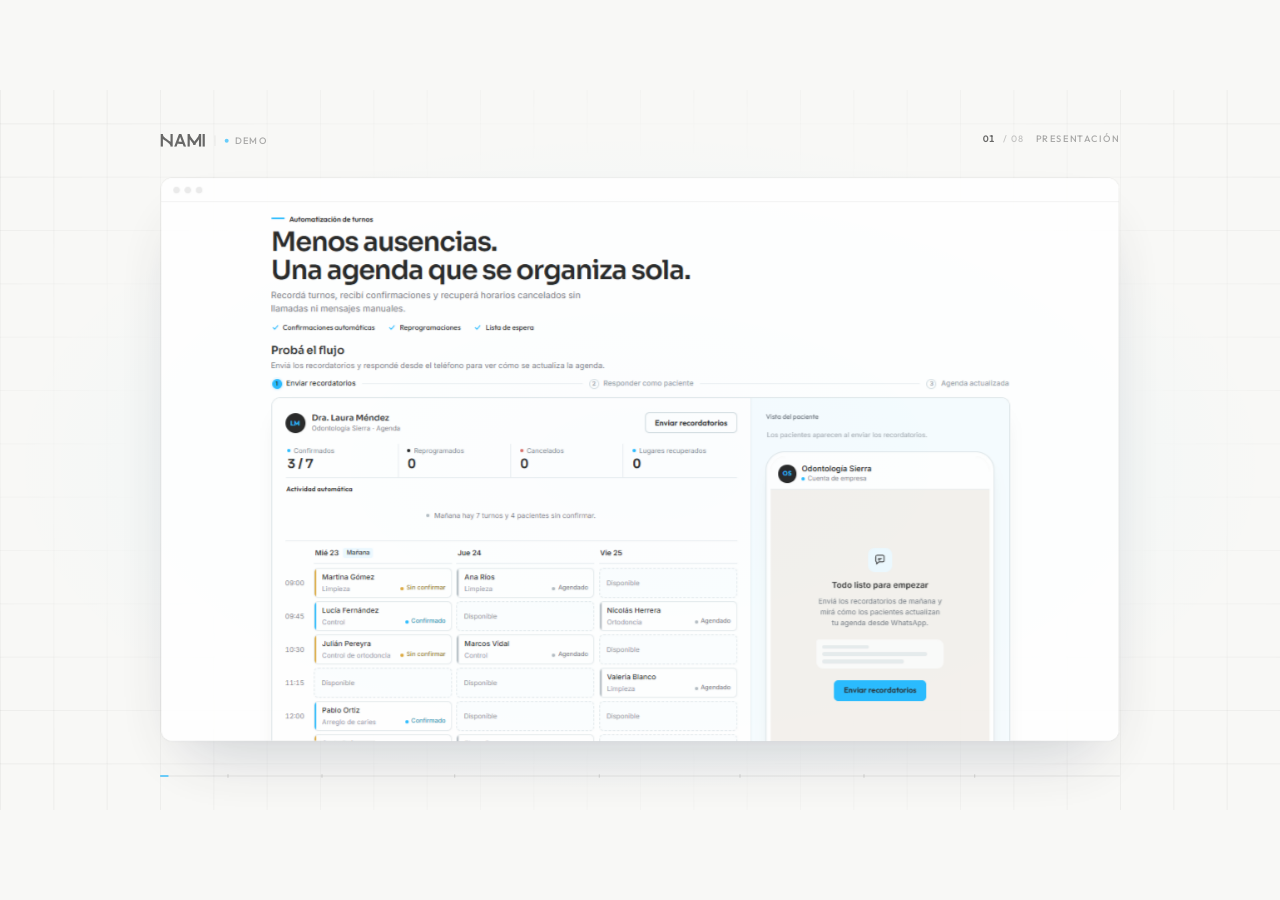
<file: demo-turnos/showcase/index.html>
<!doctype html>
<html lang="es">
<head>
<meta charset="utf-8">
<meta name="viewport" content="width=device-width, initial-scale=1">
<title>NAMI · Showcase turnos por WhatsApp</title>
<link rel="preconnect" href="https://fonts.googleapis.com">
<link rel="preconnect" href="https://fonts.gstatic.com" crossorigin>
<link href="https://fonts.googleapis.com/css2?family=Inter:wght@400;500;600&family=Outfit:wght@400;500;600&family=Sora:wght@500;600;700&display=swap" rel="stylesheet">
<style>
  :root{ --cyan:#00AFFF; --ink:#000; --bg:#F8F8F6; }
  *{ box-sizing:border-box; margin:0; padding:0 }
  html,body{ width:100%; height:100%; background:var(--bg); overflow:hidden }

  /* Stage fijo 1920×1080 que escala al navegador */
  #stage{ position:absolute; left:50%; top:50%; width:1920px; height:1080px;
    transform-origin:50% 50%; background:var(--bg); overflow:hidden;
    font-family:Inter, system-ui, sans-serif; color:var(--ink) }

  /* Fondo: blanco roto + grilla muy tenue en los bordes + glow cyan mínimo */
  .bg-grid{ position:absolute; inset:0;
    background-image:linear-gradient(rgba(0,0,0,.045) 1px,transparent 1px),
                     linear-gradient(90deg,rgba(0,0,0,.045) 1px,transparent 1px);
    background-size:80px 80px; background-position:0 50px;
    -webkit-mask-image:radial-gradient(ellipse 62% 64% at 50% 50%,transparent 62%,#000 100%);
            mask-image:radial-gradient(ellipse 62% 64% at 50% 50%,transparent 62%,#000 100%) }
  .bg-glow{ position:absolute; left:50%; top:52%; width:1900px; height:1000px; transform:translate(-50%,-50%);
    background:radial-gradient(closest-side,rgba(0,175,255,.07),rgba(0,175,255,0)) }

  /* Chrome superior */
  .chrome{ position:absolute; top:66px; display:flex; align-items:center; gap:14px; opacity:0 }
  #chrome-l{ left:240px }
  #chrome-r{ right:240px; gap:12px }
  .wm svg{ height:19px; width:auto; display:block; fill:#000 }
  .sep{ width:1px; height:16px; background:rgba(0,0,0,.18) }
  .lbl{ font:500 14px/1 Outfit, sans-serif; letter-spacing:.14em; text-transform:uppercase; color:#707070 }
  .lbl b{ display:inline-block; width:6px; height:6px; border-radius:50%; background:var(--cyan); margin-right:9px; vertical-align:2px }
  #scn{ display:flex; align-items:baseline; gap:12px; transition:opacity .45s ease, transform .45s ease }
  #scn.swap{ opacity:0; transform:translateY(4px); transition:none }
  #scn .n{ font:600 14px/1 Outfit, sans-serif; letter-spacing:.08em; color:#000; font-variant-numeric:tabular-nums }
  #scn .o{ font:500 14px/1 Outfit, sans-serif; letter-spacing:.08em; color:#A0A0A0 }
  #scn .nm{ font:500 14px/1 Outfit, sans-serif; letter-spacing:.14em; text-transform:uppercase; color:#707070; margin-left:6px }

  /* Marco del producto: ventana muy sutil */
  #frame{ position:absolute; left:240px; top:128px; width:1440px; height:846px; border-radius:16px;
    background:#fff; overflow:hidden; opacity:0; will-change:transform,opacity,filter;
    box-shadow:0 0 0 1px rgba(0,0,0,.065), 0 2px 4px rgba(0,0,0,.03), 0 44px 96px -34px rgba(0,30,60,.24) }
  .bar{ height:36px; border-bottom:1px solid rgba(0,0,0,.06); display:flex; align-items:center; gap:7px; padding-left:18px; background:#fff }
  .bar i{ width:10px; height:10px; border-radius:50%; background:#E7E7E7 }
  #view{ position:absolute; left:0; top:36px; width:1440px; height:810px; overflow:hidden; background:#fff }
  .layer{ position:absolute; left:0; top:0; transform-origin:0 0; will-change:transform,opacity; visibility:hidden }
  .layer img{ display:block; width:100%; height:100%; user-select:none }
  .patch{ position:absolute; background-repeat:no-repeat }

  /* Overlays de foco (en coordenadas del frame) */
  #ov{ position:absolute; inset:0; pointer-events:none; overflow:hidden }
  .hl{ position:absolute; left:0; top:0; border-radius:10px; opacity:0; transform-origin:0 0; will-change:transform,opacity }
  .hl.focus{ border:2px solid var(--cyan); box-shadow:0 0 0 5px rgba(0,175,255,.14) }
  .hl.soft{ border:1.5px solid rgba(0,175,255,.55); background:rgba(0,175,255,.045) }
  .hl.muted{ border:1.5px dashed rgba(0,0,0,.32) }
  .hl.gap{ border:2px dashed var(--cyan); background:rgba(0,175,255,.05) }
  .hl.dim.focus{ box-shadow:0 0 0 5px rgba(0,175,255,.14), 0 0 0 4000px rgba(10,14,18,.10) }
  .hl.dim.gap{ box-shadow:0 0 0 4000px rgba(10,14,18,.10) }
  .hl .chk{ position:absolute; right:-14px; top:-14px; width:30px; height:30px; border-radius:50%;
    background:var(--cyan); display:grid; place-items:center; transform:scale(0); opacity:0;
    box-shadow:0 6px 16px -4px rgba(0,175,255,.55) }
  .hl .chk svg{ width:15px; height:15px }

  /* Cursor */
  #cursor{ position:absolute; left:0; top:0; width:26px; height:26px; opacity:0; transform-origin:3px 2px; will-change:transform,opacity;
    filter:drop-shadow(0 3px 6px rgba(0,0,0,.22)) }
  #ripple{ position:absolute; left:0; top:0; width:64px; height:64px; margin:-32px 0 0 -32px; border-radius:50%;
    border:2px solid rgba(0,175,255,.5); background:rgba(0,175,255,.12); opacity:0 }

  /* Captions */
  .cap{ position:absolute; opacity:0; will-change:transform,opacity }
  .cap.bl{ left:168px; bottom:118px }
  .cap.br{ right:168px; bottom:118px }
  .cap .card{ background:#000; color:#fff; border-radius:16px; padding:26px 34px 28px;
    box-shadow:0 30px 64px -26px rgba(0,0,0,.45) }
  .cap .ln{ width:28px; height:3px; border-radius:2px; background:var(--cyan); margin-bottom:16px }
  .cap .t{ font:600 40px/1.1 Sora, sans-serif; letter-spacing:-.025em; white-space:nowrap }
  .cap .t em{ font-style:normal; color:var(--cyan) }
  .cap .s{ font:400 20px/1.4 Inter, sans-serif; color:rgba(255,255,255,.62); margin-top:10px; white-space:nowrap }
  .cap.kicker .card{ background:#fff; color:#000; border-radius:999px; padding:15px 24px 15px 20px;
    display:flex; align-items:center; gap:12px;
    box-shadow:0 0 0 1px rgba(0,0,0,.08), 0 18px 40px -20px rgba(0,0,0,.28) }
  .cap.kicker .dot{ width:8px; height:8px; border-radius:50%; background:var(--cyan) }
  .cap.kicker .t{ font:500 21px/1 Outfit, sans-serif; letter-spacing:.01em }

  /* Progreso */
  #prog{ position:absolute; left:240px; right:240px; bottom:50px; height:2px; background:rgba(0,0,0,.07); border-radius:2px; opacity:0 }
  #prog b{ position:absolute; left:0; top:0; bottom:0; width:0; background:var(--cyan); border-radius:2px }
  #prog i{ position:absolute; top:-2px; width:2px; height:6px; margin-left:-1px; border-radius:1px; background:rgba(0,0,0,.14) }

  /* Cierre */
  #end{ position:absolute; inset:0; display:grid; place-items:center; opacity:0; pointer-events:none }
  #end .in{ display:flex; flex-direction:column; align-items:center }
  #end .wm svg{ height:78px }
  #end .ln{ width:56px; height:3px; border-radius:2px; background:var(--cyan); margin:38px 0 26px }
  #end .tag{ font:500 22px/1 Outfit, sans-serif; letter-spacing:.04em; color:#5E5E5E }
</style>
</head>
<body>
<div id="stage">
  <div class="bg-glow"></div>
  <div class="bg-grid"></div>

  <div class="chrome" id="chrome-l">
    <span class="wm"><svg aria-label="NAMI" role="img" xmlns="http://www.w3.org/2000/svg" viewBox="0 0 3120 868"><g transform="translate(0 666) scale(1 -1)"><path transform="translate(0 0)" d="M50 666l151 0c0,-42.6669 7.0012,-80.3339 20.9996,-112.999 14.0004,-32.6669 35.3339,-64.6681 64.0004,-96.0016 24.6661,-26.6653 54.0004,-52.8329 88.0008,-78.4986 34.0004,-25.6677 76.6653,-55.4998 127.999,-89.5002 3.33467,-2.0012 8.0008,-5 14.0004,-9.0004 94.6661,-62.6669 162.667,-113.667 204,-153.001l0 539 151 0 0 -866 -151 0c0,40 -6.83327,75.3339 -20.4998,106 -13.6665,30.6677 -34.8341,60.9996 -63.5006,90.9996 -16.6653,18.0008 -37.9988,37.1671 -64.0004,57.501 -25.9996,20.3339 -48.9984,37.499 -68.9984,51.4994 -20,14.0004 -48.0008,33.0008 -84.0004,57.0012 -34.0004,21.9992 -59.8341,38.9984 -77.501,50.9996 -17.6669,11.9992 -40.3319,28.8325 -67.9988,50.4998 -27.6669,21.6673 -51.8333,42.499 -72.501,62.499l0 -526.999 -151 0 0 866z"/><path transform="translate(920.0 0)" d="M380 666l161.999 0 329 -867.999 -161.999 0 -70.9996 187.999c-14.6681,-1.9992 -30,-3.33267 -46.0016,-4.0004 -15.9996,-0.665734 -30,-1.16553 -41.9992,-1.4994 -11.9992,-0.333866 -26.9992,0 -45,0.9996 -18.0008,1.0016 -31.3335,1.83327 -40,2.501 -8.66653,0.665734 -22.8329,2.16713 -42.501,4.5002 -19.6661,2.33307 -32.499,4.0004 -38.4986,5 -5.9996,0.9996 -20,3.16673 -42.0012,6.4994 -21.9992,3.33267 -35,5 -38.9984,5 -4.0004,0.665734 -8.0008,1.33347 -12.0012,1.9992l-79.0004 -208.998 -161.999 0 330 867.999zm201.999 -532.999l-121 320 -115 -301.002c38.6665,-5.9996 67.1671,-10.1659 85.4998,-12.499 18.3347,-2.33307 42.0012,-4.33427 70.9996,-5.9996 29.0004,-1.66733 55.5018,-1.83327 79.5002,-0.4998z"/><path transform="translate(1840.0 0)" d="M50 666l151 0c0,-48.6665 15.3339,-100.166 45.9996,-154.5 30.6677,-54.3323 75,-117.833 133.001,-190.5 5.33387,-6.66533 16.4994,-20.4998 33.5006,-41.4994 16.9992,-20.9996 29.6661,-36.8333 37.9988,-47.501 8.33467,-10.6657 18.8345,-24.5002 31.5014,-41.4994 12.6649,-16.9992 23.6665,-32.8329 32.9988,-47.499 9.33427,14.6661 20.1679,30.4998 32.501,47.499 12.3331,16.9992 22.8329,30.8337 31.4994,41.4994 8.66653,10.6677 21.3335,26.5014 38.0008,47.501 16.6653,20.9996 27.9988,34.8341 33.9984,41.4994 57.3351,72.6669 101.333,136.168 132.001,190.5 30.6657,54.3343 45.9996,105.834 45.9996,154.5l151 0 0 -866 -151 0 0 504c-13.3327,-17.3331 -33.3327,-43.0008 -60,-77.0012 -58.6665,-73.3327 -103.167,-134.5 -133.501,-183.499 -30.3319,-49.0004 -45.4998,-91.1675 -45.4998,-126.501l-151 0c0,35.3339 -15.1659,77.501 -45.4998,126.501 -30.3339,48.9984 -74.5002,110.166 -132.501,183.499 -27.3331,34.0004 -47.6649,59.6681 -60.9996,77.0012l0 -504 -151 0 0 866z"/><path transform="translate(2870.0 0)" d="M50 666l151 0 0 -866 -151 0 0 866z"/></g></svg></span><span class="sep"></span>
    <span class="lbl"><b></b>Demo</span>
  </div>
  <div class="chrome" id="chrome-r">
    <div id="scn"><span class="n">01</span><span class="o">/ 08</span><span class="nm">Presentación</span></div>
  </div>

  <div id="frame">
    <div class="bar"><i></i><i></i><i></i></div>
    <div id="view">
      <div id="ov">
        <div id="ripple"></div>
        <svg id="cursor" viewBox="0 0 26 26" aria-hidden="true">
          <path d="M3 2.2 L3 20.6 L8.1 15.9 L11.4 23.2 L14.6 21.8 L11.4 14.7 L18.4 14.7 Z" fill="#000" stroke="#fff" stroke-width="1.6" stroke-linejoin="round"/>
        </svg>
      </div>
    </div>
  </div>

  <div id="caps"></div>
  <div id="prog"><b></b></div>

  <div id="end"><div class="in">
    <span class="wm"><svg aria-label="NAMI" role="img" xmlns="http://www.w3.org/2000/svg" viewBox="0 0 3120 868"><g transform="translate(0 666) scale(1 -1)"><path transform="translate(0 0)" d="M50 666l151 0c0,-42.6669 7.0012,-80.3339 20.9996,-112.999 14.0004,-32.6669 35.3339,-64.6681 64.0004,-96.0016 24.6661,-26.6653 54.0004,-52.8329 88.0008,-78.4986 34.0004,-25.6677 76.6653,-55.4998 127.999,-89.5002 3.33467,-2.0012 8.0008,-5 14.0004,-9.0004 94.6661,-62.6669 162.667,-113.667 204,-153.001l0 539 151 0 0 -866 -151 0c0,40 -6.83327,75.3339 -20.4998,106 -13.6665,30.6677 -34.8341,60.9996 -63.5006,90.9996 -16.6653,18.0008 -37.9988,37.1671 -64.0004,57.501 -25.9996,20.3339 -48.9984,37.499 -68.9984,51.4994 -20,14.0004 -48.0008,33.0008 -84.0004,57.0012 -34.0004,21.9992 -59.8341,38.9984 -77.501,50.9996 -17.6669,11.9992 -40.3319,28.8325 -67.9988,50.4998 -27.6669,21.6673 -51.8333,42.499 -72.501,62.499l0 -526.999 -151 0 0 866z"/><path transform="translate(920.0 0)" d="M380 666l161.999 0 329 -867.999 -161.999 0 -70.9996 187.999c-14.6681,-1.9992 -30,-3.33267 -46.0016,-4.0004 -15.9996,-0.665734 -30,-1.16553 -41.9992,-1.4994 -11.9992,-0.333866 -26.9992,0 -45,0.9996 -18.0008,1.0016 -31.3335,1.83327 -40,2.501 -8.66653,0.665734 -22.8329,2.16713 -42.501,4.5002 -19.6661,2.33307 -32.499,4.0004 -38.4986,5 -5.9996,0.9996 -20,3.16673 -42.0012,6.4994 -21.9992,3.33267 -35,5 -38.9984,5 -4.0004,0.665734 -8.0008,1.33347 -12.0012,1.9992l-79.0004 -208.998 -161.999 0 330 867.999zm201.999 -532.999l-121 320 -115 -301.002c38.6665,-5.9996 67.1671,-10.1659 85.4998,-12.499 18.3347,-2.33307 42.0012,-4.33427 70.9996,-5.9996 29.0004,-1.66733 55.5018,-1.83327 79.5002,-0.4998z"/><path transform="translate(1840.0 0)" d="M50 666l151 0c0,-48.6665 15.3339,-100.166 45.9996,-154.5 30.6677,-54.3323 75,-117.833 133.001,-190.5 5.33387,-6.66533 16.4994,-20.4998 33.5006,-41.4994 16.9992,-20.9996 29.6661,-36.8333 37.9988,-47.501 8.33467,-10.6657 18.8345,-24.5002 31.5014,-41.4994 12.6649,-16.9992 23.6665,-32.8329 32.9988,-47.499 9.33427,14.6661 20.1679,30.4998 32.501,47.499 12.3331,16.9992 22.8329,30.8337 31.4994,41.4994 8.66653,10.6677 21.3335,26.5014 38.0008,47.501 16.6653,20.9996 27.9988,34.8341 33.9984,41.4994 57.3351,72.6669 101.333,136.168 132.001,190.5 30.6657,54.3343 45.9996,105.834 45.9996,154.5l151 0 0 -866 -151 0 0 504c-13.3327,-17.3331 -33.3327,-43.0008 -60,-77.0012 -58.6665,-73.3327 -103.167,-134.5 -133.501,-183.499 -30.3319,-49.0004 -45.4998,-91.1675 -45.4998,-126.501l-151 0c0,35.3339 -15.1659,77.501 -45.4998,126.501 -30.3339,48.9984 -74.5002,110.166 -132.501,183.499 -27.3331,34.0004 -47.6649,59.6681 -60.9996,77.0012l0 -504 -151 0 0 866z"/><path transform="translate(2870.0 0)" d="M50 666l151 0 0 -866 -151 0 0 866z"/></g></svg></span>
    <span class="ln"></span>
    <span class="tag">Automatización de turnos por WhatsApp</span>
  </div></div>
</div>

<script>
/* ════════════════════════════════════════════════════════════════
   CONFIG
   ════════════════════════════════════════════════════════════════ */
const LOOP = false;          // true → reinicia al terminar
const START_DELAY = 0.8;     // segundos antes de arrancar
const LOOP_GAP = 1.2;        // pausa sobre el cierre antes de reiniciar (si LOOP)
const FW = 1440, FH = 810;   // viewport del producto dentro del marco

// ?embed → la maneja la web (play/pause por postMessage), loop activado y cuadro fijo antes de arrancar
const EMBED = new URLSearchParams(location.search).has('embed');
const POSTER_T = 37.5;       // cuadro que se ve en pausa antes del primer play (Horario recuperado)

/* Capturas. Coordenadas en px CSS de cada captura.
   ui  = factor para que la UI se vea al mismo tamaño en todas (las capturas tienen distinto zoom).
   dpr = 2 si las reemplazás por capturas retina con el mismo encuadre (las coordenadas no cambian). */
const IMAGES = {
  inicio:         { src:'assets/01-inicio.png',         ui:1.36,  dpr:1 },
  recordatorios:  { src:'assets/02-recordatorios.png',  ui:0.896, dpr:1 },
  confirmacion:   { src:'assets/03-confirmacion.png',   ui:1,     dpr:1 },
  reprogramacion: { src:'assets/04-reprogramacion.png', ui:1,     dpr:1 },
  cancelacion:    { src:'assets/05-cancelacion.png',    ui:1,     dpr:1 },
  espera:         { src:'assets/06-lista-espera.png',   ui:1,     dpr:1 },
  resultado:      { src:'assets/07-resultado.png',      ui:1.125, dpr:1 },
};

/* ════════════════════════════════════════════════════════════════
   TIMELINE — todos los tiempos en segundos, relativos al inicio de cada escena.
   dur         duración de la escena.
   shots       capturas en pantalla. cam = [t, x, y, zoom, 'free'?]  (x,y = punto de la captura que va al centro).
               cont:true → continúa la toma anterior sin corte. fade = crossfade de entrada.
   highlights  rect [x,y,w,h] sobre la captura, t [desde, hasta]. style: focus | soft | muted | gap. dim oscurece el resto.
   cursor      path [t,x,y] sobre una captura + clicks [t].
   captions    texto comercial. pos: bl | br.
   ════════════════════════════════════════════════════════════════ */
const scenes = [
  { id:'intro', name:'Presentación', dur:3.2,
    shots:[{ img:'inicio', fade:0, cam:[[0,573,360,0.92],[3.2,573,360,0.94]] }],
    captions:[{ t:[0.9,3.4], style:'kicker', pos:'bl', title:'Automatización de turnos por WhatsApp' }],
  },

  { id:'recordatorios', name:'Recordatorios', dur:4.4,
    shots:[
      { img:'inicio', cont:true, cam:[[1.1,420,330,1.0]] },
      { img:'recordatorios', at:2.2, fade:0.7, cam:[[2.2,670,496,1.2],[3.5,737,600,1.08],[4.4,737,600,1.1]] },
    ],
    highlights:[
      { img:'inicio', rect:[124,203,410,40], t:[0.7,1.7], style:'soft' },
      { img:'inicio', rect:[579,289,111,25], t:[1.5,2.4] },
      { img:'recordatorios', rect:[680,441,201,38], t:[2.9,4.4], style:'soft' },
      { img:'recordatorios', rect:[65,594,325,18], t:[3.2,4.4], style:'soft', pad:4 },
    ],
    cursor:{ img:'inicio', path:[[1.0,820,430],[1.9,634,302]], clicks:[2.0] },
    captions:[{ t:[2.5,4.6], pos:'bl', title:'Recordatorios automáticos', sub:'Sin escribir paciente por paciente.' }],
  },

  { id:'confirmacion', name:'Confirmación', dur:6.2,
    shots:[
      { img:'recordatorios', cont:true, cam:[[1.1,1100,700,1.25]] },
      { img:'confirmacion', at:2.0, fade:0.6, cam:[
        [2.0,771,251,1.25,'free'],[2.3,771,251,1.25,'free'],[3.1,800,330,1.25,'free'],[3.4,800,330,1.25,'free'],
        [4.4,640,390,1.12],[6.2,640,395,1.13]] },
    ],
    highlights:[
      { img:'recordatorios', rect:[952,794,100,31], t:[1.1,2.1] },
      { img:'confirmacion', rect:[876,490,100,26], t:[2.7,3.8], style:'soft' },
      { img:'confirmacion', rect:[1128,525,88,40], t:[2.7,3.8] },
      { img:'confirmacion', rect:[127,425,223,47], t:[4.4,6.2] },
      { img:'confirmacion', rect:[80,226,110,46], t:[4.9,6.2], style:'soft' },
    ],
    cursor:{ img:'recordatorios', path:[[0.9,890,660],[1.7,1002,810]], clicks:[1.8] },
    captions:[{ t:[2.4,6.0], pos:'bl', title:'Confirman con un toque' }],
  },

  { id:'reprogramacion', name:'Reprogramación', dur:6.8,
    shots:[
      { img:'confirmacion', cont:true, cam:[[0.9,1000,300,1.2]] },
      { img:'reprogramacion', at:1.5, fade:0.6, cam:[
        [1.5,891,343,1.2],[1.9,891,343,1.2],[2.8,1100,520,1.25],[4.1,1100,520,1.25],
        [5.2,560,560,1.25],[6.8,560,562,1.26]] },
    ],
    highlights:[
      { img:'confirmacion', rect:[953,196,88,27], t:[0.7,1.6] },
      { img:'reprogramacion', rect:[1140,473,148,40], t:[2.8,3.6] },
      { img:'reprogramacion', rect:[961,588,160,24], t:[3.4,4.3], style:'soft' },
      { img:'reprogramacion', rect:[1163,622,125,40], t:[3.4,4.3] },
      { img:'reprogramacion', rect:[211,539,223,48], t:[5.1,6.8], style:'muted' },
      { img:'reprogramacion', rect:[442,485,224,48], t:[5.5,6.8] },
    ],
    cursor:{ img:'confirmacion', path:[[0.3,1060,340],[1.1,997,209]], clicks:[1.2] },
    captions:[{ t:[2.6,6.7], pos:'bl', title:'Reprograman sin llamadas', sub:'Sin ida y vuelta de mensajes.' }],
  },

  { id:'cancelacion', name:'Cancelación', dur:6.6,
    shots:[
      { img:'reprogramacion', cont:true, cam:[[0.9,1000,330,1.2]] },
      { img:'cancelacion', at:1.5, fade:0.6, cam:[
        [1.5,822,338,1.2,'free'],[1.9,822,338,1.2,'free'],[2.8,1030,560,1.22],[3.9,1030,560,1.22],
        [4.9,560,575,1.25],[6.6,560,577,1.26]] },
    ],
    highlights:[
      { img:'reprogramacion', rect:[1126,202,86,27], t:[0.7,1.6] },
      { img:'cancelacion', rect:[1140,473,72,40], t:[2.8,3.6] },
      { img:'cancelacion', rect:[882,589,92,24], t:[3.3,4.1], style:'soft' },
      { img:'cancelacion', rect:[1076,622,134,40], t:[3.3,4.1] },
      { img:'cancelacion', rect:[133,701,224,48], t:[4.9,6.6], style:'gap', dim:true },
    ],
    cursor:{ img:'reprogramacion', path:[[0.3,1080,340],[1.1,1168,215]], clicks:[1.2] },
    captions:[{ t:[5.0,6.6], pos:'br', title:'¿Se libera un horario?' }],
  },

  { id:'espera', name:'Lista de espera', dur:5.8,
    shots:[
      { img:'cancelacion', cont:true, cam:[[1.0,600,380,1.25]] },
      { img:'espera', at:1.0, fade:0.7, cam:[[1.0,579,329,1.25],[3.4,579,329,1.26],[4.4,1000,360,1.2],[5.8,1000,362,1.21]] },
    ],
    highlights:[
      { img:'espera', rect:[62,327,352,18], t:[2.1,3.6], pad:3 },
      { img:'espera', rect:[1144,194,70,27], t:[4.3,5.8], style:'soft' },
      { img:'espera', rect:[860,334,286,130], t:[4.5,5.8] },
    ],
    captions:[{ t:[2.1,5.7], pos:'bl', title:'NAMI activa la lista de espera', sub:'Sin intervención manual.' }],
  },

  { id:'recuperado', name:'Turno recuperado', dur:5.2,
    shots:[
      { img:'espera', cont:true, cam:[[2.0,1000,362,1.21],[3.0,500,560,1.25],[5.2,500,562,1.26]] },
    ],
    highlights:[
      { img:'espera', rect:[1115,503,86,42], t:[0.5,1.9] },
      { img:'espera', rect:[111,692,225,48], t:[2.9,5.2], dim:true, check:3.8 },
    ],
    captions:[{ t:[3.5,5.4], pos:'br', title:'Horario recuperado <em>✓</em>', sub:'La agenda no pierde ese turno.' }],
  },

  { id:'cta', name:'Resultado', dur:6.8,
    shots:[
      { img:'resultado', fade:0.8, cam:[[0,648,407,0.9],[1.0,648,407,0.9],[2.1,648,160,1.15],[2.9,648,160,1.16],[3.8,820,165,1.3],[4.8,820,165,1.31]] },
    ],
    highlights:[
      { img:'resultado', rect:[133,118,262,40], t:[2.0,3.1], style:'soft' },
      { img:'resultado', rect:[755,110,190,40], t:[2.2,3.1], style:'soft' },
      { img:'resultado', rect:[757,156,166,32], t:[3.6,4.9], pulse:true },
    ],
    outro:4.7,   // desde acá: fade del producto y cierre de marca
  },
];

/* Parches sobre las capturas: muestran el estado ANTERIOR (recortado de otra captura real)
   o tapan una línea que todavía no ocurrió, y se desvanecen en `reveal` → el cambio sucede en su lugar. */
const CHAT = 'rgb(242,239,234)';
const patches = [
  // 03 · Martina: Sin confirmar → Confirmado, 3/7 → 4/7, actividad, banner
  { on:'confirmacion', rect:[127,425,223,47], from:'recordatorios', src:[118,721,250,54], reveal:['confirmacion',4.7], fade:0.8 },
  { on:'confirmacion', rect:[80,242,52,28],   from:'recordatorios', src:[65,517,58,31],   reveal:['confirmacion',4.9] },
  { on:'confirmacion', rect:[78,330,250,18],  color:'#fff', reveal:['confirmacion',5.1] },
  { on:'confirmacion', rect:[50,0,1215,142],  color:'#fff', reveal:['confirmacion',5.4] },
  // 04 · Julián: 10:30 → Disponible, Jue 24 09:45 → Julián Reprogramado
  { on:'reprogramacion', rect:[211,539,223,48], from:'confirmacion', src:[127,532,223,48], reveal:['reprogramacion',5.3], fade:0.7 },
  { on:'reprogramacion', rect:[442,485,224,48], from:'confirmacion', src:[358,478,224,48], reveal:['reprogramacion',5.7], fade:0.7 },
  { on:'reprogramacion', rect:[164,248,52,28],  from:'confirmacion', src:[80,242,52,28],   reveal:['reprogramacion',5.6] },
  { on:'reprogramacion', rect:[360,248,22,28],  from:'confirmacion', src:[276,242,22,28],  reveal:['reprogramacion',5.6] },
  { on:'reprogramacion', rect:[160,356,290,18], color:'#fff', reveal:['reprogramacion',5.5] },
  { on:'reprogramacion', rect:[510,88,320,24],  color:'#fff', reveal:['reprogramacion',5.9] },
  // 05 · Carla: Carla Ruiz → Disponible (lento, a propósito)
  { on:'cancelacion', rect:[133,701,224,48], from:'reprogramacion', src:[211,701,223,48], reveal:['cancelacion',5.2], fade:1.0 },
  { on:'cancelacion', rect:[86,248,52,28],   from:'reprogramacion', src:[164,246,52,28],  reveal:['cancelacion',5.4] },
  { on:'cancelacion', rect:[464,248,22,28],  from:'reprogramacion', src:[542,246,22,28],  reveal:['cancelacion',5.4] },
  { on:'cancelacion', rect:[84,357,215,18],  color:'#fff', reveal:['cancelacion',5.5] },
  { on:'cancelacion', rect:[84,103,270,20],  color:'#fff', reveal:['cancelacion',5.6] },
  // 06/07 · Sofía: NAMI ofrece → Sofía acepta → 16:00 recuperado
  { on:'espera', rect:[42,0,1200,137],   from:'cancelacion', src:[63,7,1200,137] },
  { on:'espera', rect:[62,326,352,20],   color:'#fff', reveal:['espera',1.7], fade:0.6 },
  { on:'espera', rect:[62,347,378,20],   color:'#fff', reveal:['recuperado',1.6], fade:0.6 },
  { on:'espera', rect:[1108,497,100,54], color:CHAT, reveal:['recuperado',0.35], fade:0.4 },
  { on:'espera', rect:[856,466,122,32],  color:CHAT, reveal:['recuperado',0.8], fade:0.4 },
  { on:'espera', rect:[855,549,296,70],  color:CHAT, reveal:['recuperado',1.4], fade:0.5 },
  { on:'espera', rect:[66,240,52,28],    from:'cancelacion', src:[86,248,52,28],  reveal:['recuperado',3.2] },
  { on:'espera', rect:[626,239,22,28],   from:'cancelacion', src:[646,248,22,28], reveal:['recuperado',3.2] },
  { on:'espera', rect:[111,692,225,48],  from:'cancelacion', src:[133,701,224,48], reveal:['recuperado',3.0], fade:0.9 },
];

/* ════════════════════════════════════════════════════════════════
   MOTOR — render(t) es una función pura del tiempo: pausa, saltos y grabación son exactos.
   ════════════════════════════════════════════════════════════════ */
const ease = {
  io:  u => u < .5 ? 4*u*u*u : 1 - Math.pow(-2*u + 2, 3) / 2,
  out: u => 1 - Math.pow(1 - u, 3),
};
const clamp = (v, a, b) => Math.max(a, Math.min(b, v));
const c01 = v => clamp(v, 0, 1);
const lerp = (a, b, u) => a + (b - a) * u;
function ramp(t, t0, t1, fin = .35, fout = .35) {
  if (t < t0 || t > t1) return 0;
  return Math.min(ease.out(c01((t - t0) / fin)), ease.io(c01((t1 - t) / fout)));
}

const $ = id => document.getElementById(id);
const stage = $('stage'), frame = $('frame'), view = $('view'), ov = $('ov');
const cursorEl = $('cursor'), rippleEl = $('ripple'), endEl = $('end'), progEl = $('prog'), scnEl = $('scn');

const SHOTS = [], HLS = [], CAPS = [], CURSORS = [];
let TOTAL = 0, OUTRO = Infinity;

function kf(img, t, x, y, z, free) {
  const I = IMAGES[img], s = z * I.ui;
  let ox = FW / 2 - x * s, oy = FH / 2 - y * s;
  if (!free) {
    const dw = I.w * s, dh = I.h * s;
    ox = dw >= FW ? clamp(ox, FW - dw, 0) : (FW - dw) / 2;
    oy = dh >= FH ? clamp(oy, FH - dh, 0) : (FH - dh) / 2;
  }
  return { t, ox, oy, s };
}

function compile() {
  let T = 0;
  scenes.forEach(sc => {
    sc.start = T;
    sc.shots.forEach(sh => {
      const g = { img: sh.img, start: T + (sh.at || 0), fade: sh.cont ? 0 : (sh.fade ?? 0.7), kfs: [] };
      if (sh.cont) { const p = SHOTS[SHOTS.length - 1]; g.kfs.push({ ...p.kfs[p.kfs.length - 1], t: g.start }); }
      sh.cam.forEach(k => g.kfs.push(kf(sh.img, T + k[0], k[1], k[2], k[3], k[4] === 'free')));
      SHOTS.push(g);
    });
    (sc.highlights || []).forEach(h => HLS.push({ ...h, t0: T + h.t[0], t1: T + h.t[1], chkAt: h.check != null ? T + h.check : null }));
    (sc.captions || []).forEach(c => CAPS.push({ ...c, t0: T + c.t[0], t1: T + c.t[1] }));
    if (sc.cursor) CURSORS.push({
      img: sc.cursor.img,
      path: sc.cursor.path.map(p => [T + p[0], p[1], p[2]]),
      clicks: sc.cursor.clicks.map(c => T + c),
    });
    if (sc.outro != null) OUTRO = T + sc.outro;
    T += sc.dur;
  });
  TOTAL = T;
  const at = ref => scenes.find(s => s.id === ref[0]).start + ref[1];
  patches.forEach(p => { p.rt = p.reveal ? at(p.reveal) : Infinity; p.fd = p.fade ?? 0.5; p.els = []; });
}

function build() {
  SHOTS.forEach(sh => {
    const I = IMAGES[sh.img];
    const el = document.createElement('div');
    el.className = 'layer';
    el.style.width = I.w + 'px'; el.style.height = I.h + 'px';
    const im = document.createElement('img'); im.src = I.src; im.alt = ''; el.appendChild(im);
    patches.filter(p => p.on === sh.img).forEach(p => {
      const d = document.createElement('div'); d.className = 'patch';
      const [x, y, w, h] = p.rect;
      Object.assign(d.style, { left: x + 'px', top: y + 'px', width: w + 'px', height: h + 'px' });
      if (p.color) d.style.background = p.color;
      else {
        const F = IMAGES[p.from], [sx, sy, sw, sh2] = p.src, kx = w / sw, ky = h / sh2;
        d.style.backgroundImage = `url(${F.src})`;
        d.style.backgroundSize = `${F.w * kx}px ${F.h * ky}px`;
        d.style.backgroundPosition = `${-sx * kx}px ${-sy * ky}px`;
      }
      el.appendChild(d); p.els.push(d);
    });
    view.insertBefore(el, ov);
    sh.el = el;
  });
  HLS.forEach(h => {
    const d = document.createElement('div');
    d.className = 'hl ' + (h.style || 'focus') + (h.dim ? ' dim' : '');
    if (h.check != null) {
      d.innerHTML = '<span class="chk"><svg viewBox="0 0 16 16"><path d="M3.2 8.4l3 3 6.6-7" fill="none" stroke="#fff" stroke-width="2.2" stroke-linecap="round" stroke-linejoin="round"/></svg></span>';
      h.chk = d.firstChild;
    }
    ov.insertBefore(d, rippleEl); h.el = d;
  });
  const caps = $('caps');
  CAPS.forEach(c => {
    const d = document.createElement('div');
    d.className = `cap ${c.pos || 'bl'} ${c.style || ''}`;
    d.innerHTML = c.style === 'kicker'
      ? `<div class="card"><span class="dot"></span><span class="t">${c.title}</span></div>`
      : `<div class="card"><div class="ln"></div><div class="t">${c.title}</div>${c.sub ? `<div class="s">${c.sub}</div>` : ''}</div>`;
    caps.appendChild(d); c.el = d;
  });
  scenes.forEach((s, i) => {
    if (!i) return;
    const tk = document.createElement('i'); tk.style.left = (s.start / TOTAL * 100) + '%'; progEl.appendChild(tk);
  });
}

function camOf(sh, t) {
  const k = sh.kfs;
  if (t <= k[0].t) return k[0];
  for (let i = 0; i < k.length - 1; i++) {
    if (t < k[i + 1].t) {
      const u = ease.io(c01((t - k[i].t) / (k[i + 1].t - k[i].t)));
      return { ox: lerp(k[i].ox, k[i + 1].ox, u), oy: lerp(k[i].oy, k[i + 1].oy, u), s: lerp(k[i].s, k[i + 1].s, u) };
    }
  }
  return k[k.length - 1];
}
function alphaOf(i, t) {
  const s = SHOTS[i], n = SHOTS[i + 1];
  if (t < s.start) return 0;
  if (n && t >= n.start + n.fade) return 0;
  return s.fade > 0 ? ease.io(c01((t - s.start) / s.fade)) : 1;
}
function shotFor(img, t) {
  let idx = -1;
  SHOTS.forEach((s, i) => { if (s.img === img && (s.start <= t || idx < 0)) idx = i; });
  return idx;
}
const toFrame = (c, x, y) => [c.ox + x * c.s, c.oy + y * c.s];

let curScene = -1;
function render(t) {
  // Capturas + cámara
  const A = SHOTS.map((_, i) => alphaOf(i, t)), V = new Array(SHOTS.length);
  let cover = 1;
  for (let i = SHOTS.length - 1; i >= 0; i--) { V[i] = A[i] * cover; cover *= 1 - A[i]; }
  const cams = SHOTS.map((sh, i) => {
    const c = camOf(sh, t);
    if (A[i] > 0.001) {
      sh.el.style.visibility = 'visible';
      sh.el.style.opacity = A[i];
      sh.el.style.transform = `translate3d(${c.ox}px,${c.oy}px,0) scale(${c.s})`;
    } else sh.el.style.visibility = 'hidden';
    return c;
  });
  const visOf = img => { let v = 0; SHOTS.forEach((s, i) => { if (s.img === img) v += V[i]; }); return v; };

  // Parches (cambios de estado in situ)
  patches.forEach(p => {
    const o = 1 - ease.io(c01((t - p.rt) / p.fd));
    p.els.forEach(e => e.style.opacity = o);
  });

  // Highlights
  HLS.forEach(h => {
    let a = ramp(t, h.t0, h.t1);
    if (a > 0) a *= visOf(h.img);
    if (a <= 0.001) { h.el.style.opacity = 0; return; }
    const c = cams[shotFor(h.img, t)], pad = h.pad ?? 6;
    const [x, y] = toFrame(c, h.rect[0], h.rect[1]);
    const w = h.rect[2] * c.s + pad * 2, hh = h.rect[3] * c.s + pad * 2;
    const k = 1 + 0.035 * (1 - ease.out(c01((t - h.t0) / .45)));
    h.el.style.opacity = a;
    h.el.style.width = w + 'px';
    h.el.style.height = hh + 'px';
    h.el.style.transform = `translate3d(${x - pad - (k - 1) * w / 2}px,${y - pad - (k - 1) * hh / 2}px,0) scale(${k})`;
    if (h.pulse) {
      const p = (Math.sin((t - h.t0) * 3.2 - Math.PI / 2) + 1) / 2;
      h.el.style.boxShadow = `0 0 0 ${5 + p * 5}px rgba(0,175,255,${.2 - p * .1}), 0 14px 34px -12px rgba(0,175,255,.5)`;
    }
    if (h.chk) {
      const u = c01((t - h.chkAt) / .45);
      h.chk.style.transform = `scale(${t < h.chkAt ? 0 : 0.6 + 0.4 * ease.out(u)})`;
      h.chk.style.opacity = t < h.chkAt ? 0 : ease.out(u);
    }
  });

  // Cursor + ripple
  let cOp = 0, press = 1;
  rippleEl.style.opacity = 0;
  CURSORS.forEach(cu => {
    const t0 = cu.path[0][0], tEnd = cu.clicks[cu.clicks.length - 1] + .55;
    if (t < t0 - .01 || t > tEnd + .4) return;
    cOp = Math.min(ease.out(c01((t - t0) / .3)), 1 - ease.io(c01((t - tEnd) / .4)));
    const c = cams[shotFor(cu.img, t)], P = cu.path;
    let x, y;
    if (t <= P[0][0]) [x, y] = toFrame(c, P[0][1], P[0][2]);
    else if (t >= P[P.length - 1][0]) [x, y] = toFrame(c, P[P.length - 1][1], P[P.length - 1][2]);
    else for (let i = 0; i < P.length - 1; i++) if (t < P[i + 1][0]) {
      const u = ease.io((t - P[i][0]) / (P[i + 1][0] - P[i][0]));
      const [ax, ay] = toFrame(c, P[i][1], P[i][2]), [bx, by] = toFrame(c, P[i + 1][1], P[i + 1][2]);
      const dx = bx - ax, dy = by - ay, d = Math.hypot(dx, dy) || 1, arc = Math.sin(Math.PI * u) * Math.min(36, d * .12);
      x = lerp(ax, bx, u) + (-dy / d) * arc; y = lerp(ay, by, u) + (dx / d) * arc;
      break;
    }
    cu.clicks.forEach(ck => {
      const d = t - ck;
      if (d >= 0 && d < .24) press = 1 - .13 * Math.sin(Math.PI * d / .24);
      if (d >= 0 && d < .7) {
        const u = d / .7;
        rippleEl.style.opacity = .9 * (1 - u);
        rippleEl.style.transform = `translate3d(${x}px,${y}px,0) scale(${.25 + .95 * ease.out(u)})`;
      }
    });
    cursorEl.style.transform = `translate3d(${x - 3}px,${y - 2}px,0) scale(${press})`;
  });
  cursorEl.style.opacity = cOp;

  // Captions
  CAPS.forEach(c => {
    const a = ramp(t, c.t0, c.t1, .6, .45);
    const u = ease.out(c01((t - c.t0) / .7));
    c.el.style.opacity = a;
    c.el.style.transform = `translate3d(0,${(1 - u) * 16}px,0)`;
  });

  // Entrada / cierre
  const inA = ease.out(c01(t / .9)), outU = ease.io(c01((t - OUTRO) / .9));
  frame.style.opacity = inA * (1 - outU);
  frame.style.transform = `translate3d(0,${(1 - inA) * 18 - outU * 6}px,0) scale(${(0.985 + .015 * inA) * (1 - .015 * outU)})`;
  frame.style.filter = outU > 0 ? `blur(${outU * 6}px)` : 'none';
  const chA = ease.out(c01((t - .2) / .8)) * (1 - outU);
  $('chrome-l').style.opacity = chA; $('chrome-r').style.opacity = chA;
  const endU = ease.out(c01((t - OUTRO - .35) / .9));
  endEl.style.opacity = endU;
  endEl.style.transform = `translate3d(0,${(1 - endU) * 12}px,0)`;

  // Progreso + indicador de escena
  progEl.style.opacity = ease.out(c01(t / .9)) * .9 * (1 - outU * .6);
  progEl.firstChild.style.width = (c01(t / TOTAL) * 100) + '%';
  const si = sceneIndexAt(t);
  if (si !== curScene) {
    curScene = si;
    scnEl.classList.add('swap');
    scnEl.querySelector('.n').textContent = String(si + 1).padStart(2, '0');
    scnEl.querySelector('.o').textContent = '/ ' + String(scenes.length).padStart(2, '0');
    scnEl.querySelector('.nm').textContent = scenes[si].name;
    requestAnimationFrame(() => requestAnimationFrame(() => scnEl.classList.remove('swap')));
  }
}

/* ════════════════════════════════════════════════════════════════
   REPRODUCCIÓN + CONTROLES  (Space pausa · R reinicia · ← → escena)
   ════════════════════════════════════════════════════════════════ */
let t = -START_DELAY, playing = true, last = null;

function sceneIndexAt(x) { let si = 0; scenes.forEach((s, i) => { if (x >= s.start) si = i; }); return si; }
function fit() {
  const k = Math.min(innerWidth / 1920, innerHeight / 1080);
  stage.style.transform = `translate(-50%,-50%) scale(${k})`;
}
function tick(now) {
  if (last == null) last = now;
  const dt = Math.min(.1, (now - last) / 1000); last = now;
  if (playing) {
    t += dt;
    if (t >= TOTAL) {
      if (!LOOP && !EMBED) { t = TOTAL; playing = false; }
      else if (t >= TOTAL + LOOP_GAP) t = -START_DELAY / 2;
    }
  }
  render(clamp(t, -1, TOTAL));
  requestAnimationFrame(tick);
}
let started = !EMBED;
function setPlaying(p, user) {
  if (p && !started) { started = true; t = -START_DELAY; }
  playing = p;
  if (EMBED) parent.postMessage({ nami: 'state', playing, user: !!user }, '*');
}
if (EMBED) {
  addEventListener('message', e => {
    if (e.source !== parent || !e.data) return;
    if (e.data.nami === 'play') setPlaying(true);
    if (e.data.nami === 'pause') setPlaying(false);
  });
  stage.addEventListener('click', () => setPlaying(!playing, true));
  stage.style.cursor = 'pointer';
}
addEventListener('keydown', e => {
  if (e.code === 'Space') { e.preventDefault(); if (!playing && t >= TOTAL) t = -START_DELAY; setPlaying(!playing, true); }
  else if (e.key === 'r' || e.key === 'R') { t = -START_DELAY; playing = true; }
  else if (e.key === 'ArrowRight') { const i = sceneIndexAt(Math.max(t, 0)); t = i + 1 < scenes.length ? scenes[i + 1].start : TOTAL; }
  else if (e.key === 'ArrowLeft') { const i = sceneIndexAt(Math.max(t, 0)); t = (t - scenes[i].start > .8 || i === 0) ? scenes[i].start : scenes[i - 1].start; }
});
addEventListener('resize', fit);

// Revisión puntual:  ?scene=4   ?t=18.5   ?paused
window.seek = x => { t = x; render(clamp(t, -1, TOTAL)); };

(async function init() {
  fit();
  await Promise.all(Object.values(IMAGES).map(I => new Promise((ok, ko) => {
    const im = new Image();
    im.onload = () => { I.w = im.naturalWidth / I.dpr; I.h = im.naturalHeight / I.dpr; ok(); };
    im.onerror = () => ko(new Error('No se pudo cargar ' + I.src));
    im.src = I.src;
  })));
  try { await document.fonts.ready; } catch (_) {}
  compile(); build();
  const q = new URLSearchParams(location.search);
  if (q.has('scene')) t = scenes[clamp(+q.get('scene') - 1, 0, scenes.length - 1)].start;
  if (q.has('t')) t = +q.get('t');
  if (q.has('paused')) playing = false;
  if (EMBED) { playing = false; t = POSTER_T; parent.postMessage({ nami: 'ready' }, '*'); }
  render(clamp(t, -1, TOTAL));
  requestAnimationFrame(tick);
})();
</script>
</body>
</html>
</file>
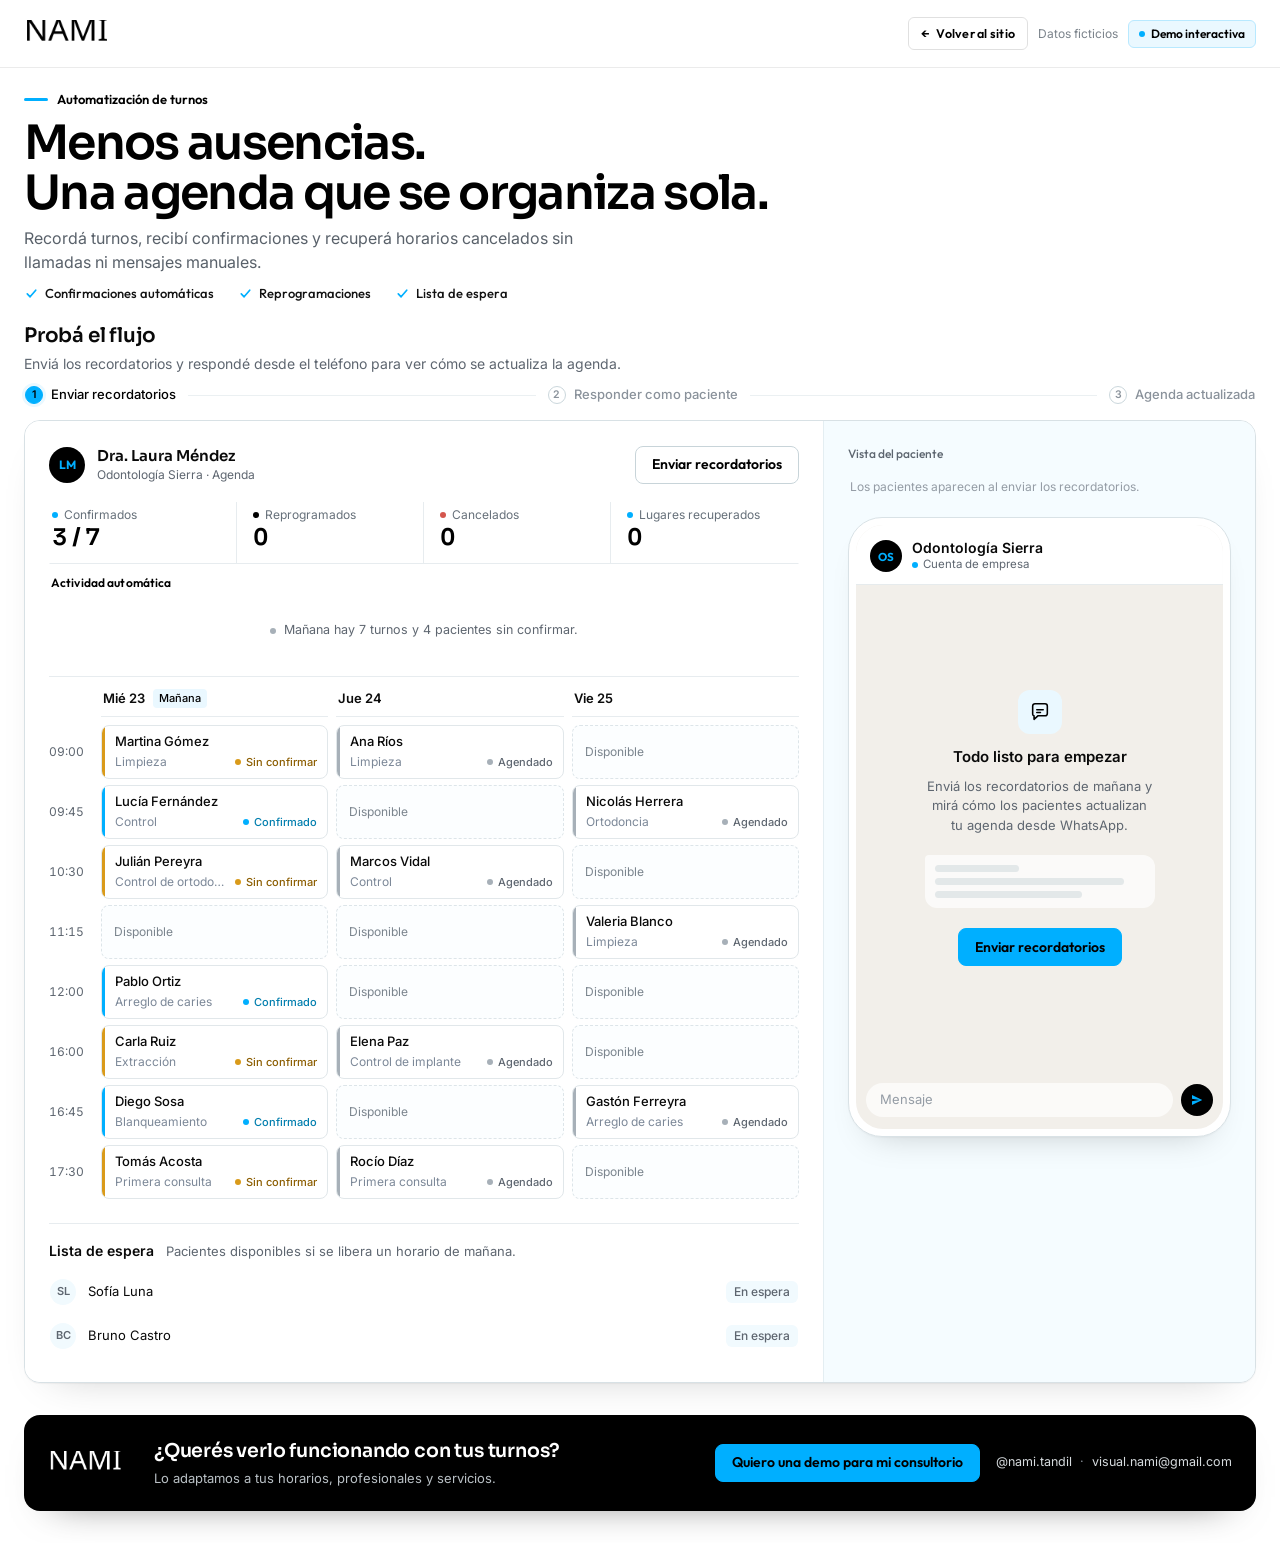
<file: demo-turnos/demo_turnos_whatsapp_nami.html>
<!DOCTYPE html>
<html lang="es">
<head>
<meta charset="UTF-8">
<meta name="viewport" content="width=device-width, initial-scale=1, viewport-fit=cover">
<meta name="color-scheme" content="light">
<title>Demo interactiva: turnos por WhatsApp — NAMI</title>
<link rel="preconnect" href="https://fonts.googleapis.com">
<link rel="preconnect" href="https://fonts.gstatic.com" crossorigin>
<link href="https://fonts.googleapis.com/css2?family=Inter:wght@400;500;600;700&family=Outfit:wght@500;600;700&family=Sora:wght@500;600;700&display=swap" rel="stylesheet">
<style>
:root{
  color-scheme:light;
  --bg:#F6F8FA; --surface:#FFFFFF; --panel:#FAFBFC; --subtle:#F3F5F8; --ink:#15202B; --muted:#64748B; --faint:#94A3B8; --free-ink:#6B7889;
  --line:#E4E9EF; --line-soft:#EDF0F4; --line-strong:#D5DCE4;
  --navy:#172A3A; --navy-hover:#22394D; --accent:#566FEF; --accent-tint:#EEF1FE; --accent-ink:#3E55D6;
  --ok:#20B982; --ok-ink:#0E8A5E; --ok-tint:#E8F7F0;
  --warn:#DDA02B; --warn-ink:#946306; --warn-tint:#FDF4E2;
  --bad:#C4574C; --bad-ink:#A4443A; --bad-tint:#FBEFED;
  --neutral:#A3AFBE;
  --chat-bg:#EFEBE5; --bubble-me:#DDF5E9; --bubble-bot:#FFFFFF; --chat-meta:#7C8A96;
  --s1:4px; --s2:8px; --s3:12px; --s4:16px; --s5:24px; --s6:32px; --s7:48px; --s8:64px;
  --r-sm:6px; --r:8px; --r-md:10px; --r-lg:14px;
  --sh-ws:0 1px 2px rgba(23,42,58,.04),0 12px 32px -20px rgba(23,42,58,.14);
  --sh-device:0 1px 2px rgba(23,42,58,.05),0 12px 28px -18px rgba(23,42,58,.22);
  --font:"Geist","Inter",system-ui,-apple-system,"Segoe UI",Roboto,sans-serif;
  --fs-xs:12px; --fs-sm:13px; --fs-base:14px; --fs-md:16px; --fs-lg:20px;
  --ease:cubic-bezier(.2,.7,.2,1); --t-fast:180ms; --t:260ms; --t-slow:320ms;
  box-sizing:border-box;
  padding-top:env(safe-area-inset-top,0px); padding-bottom:env(safe-area-inset-bottom,0px);
}
html{scroll-padding-top:env(safe-area-inset-top,0px)}
*,*::before,*::after{box-sizing:inherit;margin:0;padding:0}
body{background:var(--bg);color:var(--ink);font-family:var(--font);font-size:var(--fs-base);line-height:1.5;-webkit-font-smoothing:antialiased}
button{font:inherit;color:inherit;background:none;border:0;cursor:pointer}
button:disabled{cursor:default}
:focus-visible{outline:2px solid var(--accent);outline-offset:2px;border-radius:var(--r-sm)}
.container{max-width:1360px;margin:0 auto;padding:0 var(--s5)}
.no-anim *,.no-anim *::before,.no-anim *::after{transition:none!important;animation:none!important}

@keyframes fadeUp{from{opacity:0;transform:translateY(4px)}}
@keyframes fadeIn{from{opacity:0}}
@keyframes pop{from{opacity:0;transform:scale(.6)}}
@keyframes fill{from{transform:scaleX(0)}to{transform:scaleX(1)}}

/* header */
.hdr{height:60px;border-bottom:1px solid var(--line-soft);background:var(--surface)}
.hdr .container{height:100%;display:flex;align-items:center;justify-content:space-between}
.brand{display:flex;align-items:center;gap:10px;text-decoration:none;color:var(--navy);font-weight:600;font-size:15px}
.brand i{width:28px;height:28px;border-radius:50%;background:var(--navy);color:#fff;display:grid;place-items:center;font-style:normal;font-size:13px;font-weight:600}
.hdr-r{display:flex;align-items:center;gap:var(--s3)}
.hdr-r small{color:var(--faint);font-size:var(--fs-xs)}
.badge{display:inline-flex;align-items:center;gap:6px;font-size:var(--fs-xs);font-weight:500;color:var(--navy);border:1px solid var(--line);background:var(--subtle);border-radius:var(--r-sm);padding:3px 9px}
.badge::before{content:"";width:6px;height:6px;border-radius:50%;background:var(--ok)}

/* hero */
.hero{padding:var(--s6) 0 var(--s5);max-width:880px}
.eyebrow{font-size:var(--fs-sm);font-weight:500;color:var(--accent-ink);margin-bottom:var(--s2)}
.hero h1{font-size:clamp(32px,3.7vw,48px);font-weight:600;line-height:1.06;letter-spacing:-.03em;color:var(--navy)}
.hero h1 .l{display:block}
.hero p{font-size:var(--fs-md);color:var(--muted);max-width:60ch;margin-top:var(--s3)}
.benefits{display:flex;flex-wrap:wrap;gap:var(--s2) var(--s5);margin-top:var(--s3);list-style:none}
.benefits li{display:flex;align-items:center;gap:6px;font-size:var(--fs-sm);font-weight:500}
.benefits svg{color:var(--ok);flex:none}

/* demo head + stepper */
.demo-head{margin-bottom:var(--s3)}
.demo-head h2{font-size:var(--fs-lg);font-weight:600;letter-spacing:-.01em}
.demo-head p{color:var(--muted);font-size:var(--fs-base);margin-top:2px}
.stepper{display:flex;align-items:center;gap:var(--s3);list-style:none;margin-bottom:var(--s3);padding:var(--s2) var(--s4);background:var(--surface);border:1px solid var(--line-soft);border-radius:var(--r-md)}
.step{display:flex;align-items:center;gap:var(--s2);font-size:var(--fs-sm);font-weight:500;color:var(--faint);white-space:nowrap;transition:color var(--t) var(--ease)}
.step .dot{width:20px;height:20px;border-radius:50%;border:1px solid var(--line-strong);display:grid;place-items:center;font-size:11px;font-weight:600;background:var(--surface);transition:background-color var(--t) var(--ease),border-color var(--t) var(--ease),color var(--t) var(--ease),box-shadow var(--t) var(--ease)}
.step.active{color:var(--ink)}
.step.active .dot{border-color:var(--accent);background:var(--accent);color:#fff;box-shadow:0 0 0 3px var(--accent-tint)}
.step.done{color:var(--ink)}
.step.done .dot{border-color:var(--ok);background:var(--ok);color:#fff}
.step.fx-done .dot svg{animation:pop var(--t) var(--ease)}
.sep{flex:1;height:1px;background:var(--line-soft);min-width:16px;transition:background-color var(--t-slow) var(--ease)}
.sep.done{background:color-mix(in srgb,var(--ok) 55%,transparent)}

/* summary */
.summary{display:grid;grid-template-columns:minmax(0,1.5fr) minmax(0,1fr);gap:var(--s5);align-items:center;background:var(--surface);border:1px solid var(--line-soft);border-left:3px solid var(--ok);border-radius:var(--r-md);padding:var(--s4) var(--s5);margin-bottom:var(--s3)}
.summary.fx-in{animation:fadeUp var(--t-slow) var(--ease)}
.sum-s{font-size:var(--fs-xs);font-weight:500;color:var(--ok-ink);margin-bottom:2px}
.sum-t{display:flex;align-items:center;gap:var(--s2);font-size:var(--fs-md);font-weight:600;margin-bottom:var(--s3)}
.summary ul{list-style:none;display:grid;grid-template-columns:repeat(2,minmax(0,1fr));gap:6px var(--s5)}
.summary li{display:flex;gap:var(--s2);align-items:flex-start;font-size:var(--fs-sm)}
.ck{width:18px;height:18px;border-radius:50%;background:var(--ok-tint);color:var(--ok-ink);display:grid;place-items:center;flex:none;margin-top:1px}
.ck.big{background:var(--ok);color:#fff;width:22px;height:22px;margin:0}
.sum-q{font-size:var(--fs-md);font-weight:600;line-height:1.35;color:var(--navy)}
.sum-a{display:flex;align-items:center;gap:var(--s3);flex-wrap:wrap;margin-top:var(--s3)}
.sum-n{font-size:var(--fs-xs);color:var(--muted);margin-top:var(--s2)}

/* buttons */
.btn{position:relative;overflow:hidden;display:inline-flex;align-items:center;justify-content:center;gap:var(--s2);height:38px;padding:0 var(--s4);border-radius:var(--r);background:var(--navy);color:#fff;font-weight:500;font-size:var(--fs-base);transition:background-color var(--t-fast) var(--ease),color var(--t-fast) var(--ease),border-color var(--t-fast) var(--ease),transform var(--t-fast) var(--ease);text-decoration:none;white-space:nowrap;border:1px solid transparent;cursor:pointer}
.btn:hover:not(:disabled){background:var(--navy-hover)}
.btn:active:not(:disabled){transform:translateY(1px)}
.btn.sending{cursor:progress}
.btn.sending::after{content:"";position:absolute;left:0;right:0;bottom:0;height:2px;background:rgba(255,255,255,.7);transform-origin:left;animation:fill 700ms linear forwards}
.btn.sent{background:var(--ok-tint);color:var(--ok-ink);cursor:default}
.btn.ghost{background:var(--surface);color:var(--ink);border-color:var(--line)}
.btn.ghost:hover:not(:disabled){background:var(--subtle)}
.link{font-size:var(--fs-sm);color:var(--muted);padding:6px 4px;border-radius:var(--r-sm);white-space:nowrap;transition:color var(--t-fast)}
.link:hover{color:var(--ink)}
.send-h:not(.sent):not(.sending){background:var(--surface);color:var(--ink);border-color:var(--line)}
.send-h:not(.sent):not(.sending):hover{background:var(--subtle)}
.send-h.sending{background:var(--subtle);color:var(--muted);border-color:var(--line)}
.send-h.sending::after{background:var(--accent)}

/* workspace */
.ws{display:grid;grid-template-columns:minmax(0,1.85fr) minmax(0,1fr);background:var(--surface);border:1px solid var(--line);border-radius:var(--r-lg);box-shadow:var(--sh-ws);overflow:clip;transition:opacity 200ms var(--ease)}
.ws.fading{opacity:.35}
.ag{padding:var(--s5);min-width:0}
.ph{background:var(--panel);border-left:1px solid var(--line-soft);padding:var(--s5);min-width:0}
.ph-inner{position:sticky;top:calc(var(--s4) + env(safe-area-inset-top,0px));width:100%;max-width:412px;margin:0 auto}

/* agenda */
.ag-h{display:flex;justify-content:space-between;align-items:center;gap:var(--s4);flex-wrap:wrap;margin-bottom:var(--s4);min-height:40px}
.who{display:flex;align-items:center;gap:var(--s3)}
.who .av{width:36px;height:36px;border-radius:50%;background:var(--accent-tint);color:var(--accent-ink);display:grid;place-items:center;font-weight:600;font-size:var(--fs-xs)}
.who b{display:block;font-size:15px;font-weight:600;line-height:1.3}
.who small{display:block;color:var(--muted);font-size:var(--fs-xs)}
.ag-actions{display:flex;align-items:center;gap:var(--s3)}

.metrics{display:grid;grid-template-columns:repeat(4,minmax(0,1fr));border:1px solid var(--line-soft);border-radius:var(--r-md)}
.metric{padding:10px var(--s4);border-right:1px solid var(--line-soft);min-width:0}
.metric:last-child{border-right:0}
.metric .ml{display:flex;align-items:center;gap:6px;font-size:var(--fs-xs);color:var(--muted);white-space:nowrap;overflow:hidden;text-overflow:ellipsis}
.metric .ml::before{content:"";width:6px;height:6px;border-radius:50%;background:var(--c);flex:none}
.metric .mv{display:block;font-size:22px;font-weight:600;letter-spacing:-.02em;line-height:1.25;font-variant-numeric:tabular-nums}
.metric.swap .mv{animation:fadeIn 220ms var(--ease)}

.activity{display:flex;align-items:flex-start;gap:10px;padding:var(--s3) 2px;margin-bottom:var(--s3);border-bottom:1px solid var(--line-soft);min-height:46px;font-size:var(--fs-sm)}
.a-dot{width:7px;height:7px;border-radius:50%;background:var(--tone,var(--neutral));flex:none;margin-top:7px;transition:background-color var(--t) var(--ease)}
.a-body{flex:1;min-width:0;color:var(--muted)}
.a-tag{color:var(--tone-ink,var(--ink));font-weight:500;margin-right:4px;transition:color var(--t) var(--ease)}
.activity.swap .a-body{animation:fadeIn 220ms var(--ease)}
.tone-ok{--tone:var(--ok);--tone-ink:var(--ok-ink)}
.tone-accent{--tone:var(--accent);--tone-ink:var(--accent-ink)}
.tone-bad{--tone:var(--bad);--tone-ink:var(--bad-ink)}
.tone-warn{--tone:var(--warn);--tone-ink:var(--warn-ink)}
.tone-neutral{--tone:var(--neutral);--tone-ink:var(--ink)}

.daytabs{display:none;gap:var(--s1);padding:3px;background:var(--subtle);border-radius:var(--r-md);margin-bottom:var(--s3)}
.daytabs button{flex:1;height:34px;border-radius:var(--r-sm);font-size:var(--fs-sm);font-weight:500;color:var(--muted);transition:background-color var(--t-fast) var(--ease),color var(--t-fast) var(--ease)}
.daytabs button:hover{color:var(--ink)}
.daytabs button[aria-selected="true"]{background:var(--surface);color:var(--ink);box-shadow:0 1px 2px rgba(23,42,58,.08)}

.cal{display:grid;grid-template-columns:44px repeat(3,minmax(0,1fr));gap:6px var(--s2)}
.cal-h{font-size:var(--fs-sm);font-weight:600;padding:0 2px var(--s2);display:flex;align-items:center;gap:var(--s2);border-bottom:1px solid var(--line-soft);margin-bottom:2px}
.cal-h.blank{border:0}
.cal-h .tag{font-size:11px;font-weight:500;color:var(--accent-ink);background:var(--accent-tint);padding:1px 6px;border-radius:4px}
.gut{font-size:var(--fs-xs);color:var(--muted);font-variant-numeric:tabular-nums;height:54px;display:flex;align-items:center}
.c{height:54px;border-radius:var(--r);min-width:0;position:relative;overflow:hidden;border:1px solid var(--line);background-color:var(--surface);transition:background-color var(--t) var(--ease),border-color var(--t) var(--ease),color var(--t) var(--ease)}
.c::before{content:"";position:absolute;left:0;top:0;bottom:0;width:3px;background:var(--c,transparent);transition:background-color var(--t) var(--ease)}
.ci{height:100%;display:flex;flex-direction:column;justify-content:center;padding:0 10px 0 13px;min-width:0}
.appt .nm{font-size:var(--fs-sm);font-weight:500;white-space:nowrap;overflow:hidden;text-overflow:ellipsis;line-height:1.35}
.appt .ln{display:flex;justify-content:space-between;align-items:center;gap:var(--s2);margin-top:2px}
.appt .sv{font-size:var(--fs-xs);color:var(--muted);white-space:nowrap;overflow:hidden;text-overflow:ellipsis;min-width:0}
.appt .stt{display:inline-flex;align-items:center;gap:5px;font-size:11px;font-weight:500;color:var(--ci);white-space:nowrap;flex:none}
.appt .stt::before{content:"";width:6px;height:6px;border-radius:50%;background:var(--c)}
.st-pendiente{--c:var(--warn);--ci:var(--warn-ink)}
.st-confirmado{--c:var(--ok);--ci:var(--ok-ink)}
.st-reprogramado{--c:var(--accent);--ci:var(--accent-ink)}
.st-agendado{--c:var(--neutral);--ci:var(--muted)}
.st-cancelado{--c:var(--bad);--ci:var(--bad-ink);background-color:var(--bad-tint);border-color:#F1DAD6}
.st-cancelado .nm{text-decoration:line-through;text-decoration-color:color-mix(in srgb,var(--bad) 60%,transparent)}
.free{border-style:dashed;border-color:#DCE2E9;background-color:transparent;color:var(--free-ink);font-size:var(--fs-xs)}
.free.hold{border-color:color-mix(in srgb,var(--accent) 40%,transparent);background-color:var(--accent-tint);color:var(--accent-ink);font-weight:500}
.free .ci{padding-left:12px}
.cal.mob{grid-template-columns:44px minmax(0,1fr)}
.cal.mob .cal-h{display:none}
.cal.mob .c{display:none}
.cal.mob[data-sel="mie"] .d-mie,.cal.mob[data-sel="jue"] .d-jue,.cal.mob[data-sel="vie"] .d-vie{display:block}

.wl{margin-top:var(--s5);padding-top:var(--s4);border-top:1px solid var(--line-soft)}
.wl-h{display:flex;align-items:baseline;gap:var(--s3);flex-wrap:wrap;margin-bottom:var(--s2)}
.wl-h h3{font-size:var(--fs-base);font-weight:600;transition:color var(--t) var(--ease)}
.wl-h p{font-size:var(--fs-sm);color:var(--muted)}
.wl.focus .wl-h h3{color:var(--accent-ink)}
.wl ul{list-style:none;display:grid;gap:2px}
.wl li{display:flex;justify-content:space-between;align-items:center;gap:var(--s3);padding:8px 10px;margin:0 -10px;font-size:var(--fs-sm);border-radius:var(--r);border:1px solid transparent;transition:background-color 250ms var(--ease),border-color 250ms var(--ease)}
.wl li.st-aviso,.wl li.st-ofrecido{background-color:var(--accent-tint);border-color:color-mix(in srgb,var(--accent) 22%,transparent)}
.wl li.st-tomo{background-color:var(--ok-tint);border-color:color-mix(in srgb,var(--ok) 22%,transparent)}
.wl li .p{display:flex;align-items:center;gap:var(--s3);white-space:nowrap}
.wl li .ini{width:26px;height:26px;border-radius:50%;background:var(--subtle);display:grid;place-items:center;font-size:11px;font-weight:600;color:var(--muted)}
.pill{font-size:var(--fs-xs);font-weight:500;padding:2px 8px;border-radius:var(--r-sm);white-space:nowrap;transition:background-color 250ms var(--ease),color 250ms var(--ease)}
.pill.espera,.pill.sigue{background:var(--subtle);color:var(--muted)}
.pill.aviso{background:var(--surface);color:var(--accent-ink)}
.pill.ofrecido{background:var(--surface);color:var(--accent-ink)}
.pill.tomo{background:var(--surface);color:var(--ok-ink)}

/* phone */
.ph-lbl{font-size:var(--fs-xs);color:var(--muted);font-weight:500;margin-bottom:var(--s2);min-height:18px}
.chats{display:flex;gap:6px;overflow-x:auto;margin-bottom:var(--s3);scrollbar-width:none;min-height:32px;width:100%;overscroll-behavior-inline:contain}
.chats::-webkit-scrollbar{display:none}
.chip{display:inline-flex;align-items:center;justify-content:flex-start;gap:6px;height:32px;padding:0 10px 0 4px;border:1px solid var(--line);background:var(--surface);border-radius:var(--r);font-size:var(--fs-xs);font-weight:500;white-space:nowrap;color:var(--muted);flex:1 0 auto;min-width:max-content;transition:background-color var(--t-fast) var(--ease),border-color var(--t-fast) var(--ease),color var(--t-fast) var(--ease)}
.chip:hover{color:var(--ink);background:var(--subtle)}
.chip .cav{width:24px;height:24px;border-radius:50%;background:var(--subtle);display:grid;place-items:center;font-size:10px;font-weight:600;color:var(--muted);transition:background-color var(--t) var(--ease),color var(--t) var(--ease)}
.chip.done{background:var(--ok-tint);border-color:color-mix(in srgb,var(--ok) 30%,transparent);color:var(--ok-ink)}
.chip.done .cav{background:var(--ok);color:#fff}
.chip[aria-selected="true"]{border-color:var(--navy);box-shadow:inset 0 0 0 1px var(--navy);color:var(--ink)}
.chip.done[aria-selected="true"]{color:var(--ok-ink)}
.chip .u{width:6px;height:6px;border-radius:50%;background:var(--ok)}
.chip .u.hide{display:none}
.chats .hint-s{font-size:var(--fs-xs);color:var(--faint);line-height:32px}
.device{height:620px;border-radius:34px;background:var(--surface);border:1px solid var(--line);padding:7px;box-shadow:var(--sh-device)}
.screen{position:relative;height:100%;border-radius:27px;overflow:hidden;display:flex;flex-direction:column;background:var(--chat-bg)}
.c-head{background:var(--surface);display:flex;align-items:center;gap:10px;padding:14px 14px 10px;border-bottom:1px solid var(--line-soft);flex:none}
.c-head .av{width:32px;height:32px;border-radius:50%;background:var(--navy);color:#fff;display:grid;place-items:center;font-weight:600;font-size:11.5px;flex:none}
.c-head b{display:block;font-size:var(--fs-base);font-weight:600;line-height:1.25}
.c-head small{display:flex;align-items:center;gap:5px;font-size:11.5px;color:var(--muted);transition:color var(--t-fast)}
.c-head small::before{content:"";width:6px;height:6px;border-radius:50%;background:var(--ok)}
.c-head small.typ{color:var(--ok-ink)}
.c-body{flex:1;overflow-y:auto;overscroll-behavior:contain;padding:var(--s3) 10px var(--s4);display:flex;flex-direction:column;gap:6px;scrollbar-width:thin;scrollbar-color:rgba(23,42,58,.16) transparent}
.c-body::-webkit-scrollbar{width:6px}
.c-body::-webkit-scrollbar-track{background:transparent}
.c-body::-webkit-scrollbar-thumb{background:rgba(23,42,58,.14);border-radius:3px}
.c-body::-webkit-scrollbar-thumb:hover{background:rgba(23,42,58,.26)}
.c-body>*{flex:none}
.daysep{align-self:center;font-size:11px;color:var(--chat-meta);background:rgba(255,255,255,.75);padding:2px 8px;border-radius:var(--r-sm);margin-bottom:var(--s1)}
.msg{max-width:84%;display:flex;flex-direction:column;gap:6px}
.msg.bot{align-self:flex-start}
.msg.me{align-self:flex-end}
.msg.me+.msg.bot,.msg.bot+.msg.me,.sys+.msg,.msg+.sys{margin-top:4px}
.in{animation:fadeUp var(--t) var(--ease)}
.bub{padding:7px 10px 3px;border-radius:12px;font-size:14px;line-height:1.42;box-shadow:0 1px 1px rgba(23,42,58,.05);overflow-wrap:anywhere}
.bot .bub{background:var(--bubble-bot);border-top-left-radius:4px}
.me .bub{background:var(--bubble-me);border-top-right-radius:4px}
.bub .meta{display:block;text-align:right;font-size:10.5px;color:var(--chat-meta);margin-top:1px}
.me .meta::after{content:" ✓✓";color:#3AA0DB;letter-spacing:-2px}
.qr{display:flex;flex-wrap:wrap;gap:6px}
.qr button{height:32px;padding:0 12px;border-radius:var(--r);background:var(--surface);border:1px solid rgba(23,42,58,.1);color:var(--ok-ink);font-size:13px;font-weight:500;cursor:pointer;transition:background-color var(--t-fast) var(--ease),border-color var(--t-fast) var(--ease),transform var(--t-fast) var(--ease)}
.qr button:hover:not(:disabled){background:var(--ok-tint);border-color:color-mix(in srgb,var(--ok) 35%,transparent)}
.qr button:active:not(:disabled){transform:translateY(1px);background:color-mix(in srgb,var(--ok) 18%,#fff)}
.qr button.neg{color:var(--bad-ink)}
.qr button.neg:hover:not(:disabled){background:var(--bad-tint);border-color:color-mix(in srgb,var(--bad) 30%,transparent)}
.qr button.neg:active:not(:disabled){background:color-mix(in srgb,var(--bad) 14%,#fff)}
.qr.opts button{color:var(--ink);font-variant-numeric:tabular-nums}
.qr.opts button:hover:not(:disabled){color:var(--ok-ink)}
.qr button:disabled{background:transparent;border-style:dashed;border-color:rgba(23,42,58,.14);color:var(--faint);cursor:not-allowed}
.qr button:focus-visible{outline:2px solid var(--accent);outline-offset:1px}
.chosen{display:inline-flex;align-items:center;gap:6px;align-self:flex-start;height:28px;padding:0 10px;border-radius:var(--r);background:rgba(255,255,255,.6);color:var(--muted);font-size:12.5px;font-weight:500}
.chosen svg{color:var(--ok)}
.chosen.neg svg{color:var(--bad)}
.hint{font-size:11.5px;color:var(--accent-ink);background:rgba(255,255,255,.7);border:1px dashed color-mix(in srgb,var(--accent) 45%,transparent);border-radius:var(--r-sm);padding:4px 8px;align-self:flex-start}
.sys{align-self:center;max-width:90%;text-align:center;font-size:11.5px;color:#4B5866;background:rgba(255,255,255,.8);border-radius:var(--r);padding:4px 10px}
.typing{align-self:flex-start;background:var(--bubble-bot);border-radius:12px;padding:10px 12px;display:none;gap:4px;margin-top:4px}
.typing.on{display:flex}
.typing i{width:5px;height:5px;border-radius:50%;background:var(--chat-meta)}
.typing i:nth-child(1){opacity:.4}.typing i:nth-child(2){opacity:.65}.typing i:nth-child(3){opacity:.9}
.empty{margin:auto;text-align:center;display:grid;justify-items:center;gap:var(--s2);padding:var(--s5)}
.empty .ic{width:44px;height:44px;border-radius:12px;background:var(--surface);display:grid;place-items:center;color:var(--ok);margin-bottom:var(--s1)}
.empty b{font-size:15px;font-weight:600}
.empty p{font-size:var(--fs-sm);color:var(--muted);max-width:230px;margin-bottom:var(--s3)}
.preview{width:100%;max-width:230px;background:var(--surface);border-radius:12px;border-top-left-radius:4px;padding:10px;text-align:left;display:grid;gap:6px;margin-bottom:var(--s3);opacity:.7}
.preview i{height:7px;border-radius:4px;background:var(--line)}
.c-foot{display:flex;gap:var(--s2);align-items:center;padding:var(--s2) 10px 12px;flex:none;user-select:none}
.c-foot .inp{flex:1;background:rgba(255,255,255,.7);border-radius:18px;padding:7px 14px;font-size:var(--fs-sm);color:var(--faint);cursor:default}
.c-foot .snd{width:32px;height:32px;border-radius:50%;background:rgba(23,42,58,.12);display:grid;place-items:center;color:#fff}
.echo{display:none}

/* cta */
.cta{display:flex;justify-content:space-between;align-items:center;gap:var(--s5);flex-wrap:wrap;margin:var(--s6) 0 var(--s7);padding-top:var(--s5);border-top:1px solid var(--line-soft)}
.cta h2{font-size:18px;font-weight:600;letter-spacing:-.01em;color:var(--navy)}
.cta p{color:var(--muted);font-size:var(--fs-sm);margin-top:2px}
.cta .act{display:flex;align-items:center;gap:var(--s4);flex-wrap:wrap}
.cta .mail{font-size:var(--fs-sm);color:var(--muted);text-decoration:none}
.cta .mail:hover{color:var(--ink)}


/* ---------- pasada de calma ---------- */
.c{border-color:#E8ECF0;transition:background-color 240ms var(--ease),border-color 240ms var(--ease),color 240ms var(--ease)}
.c::before{transition:background-color 240ms var(--ease)}
.ci{transition:opacity 220ms var(--ease)}
.ci.swap0{opacity:0;transition:none}
.c.recovered{background-color:var(--ok-tint);border-color:color-mix(in srgb,var(--ok) 30%,transparent)}
.free{border-color:#E1E6EC;color:#7A8696}
.free.hold{border-color:color-mix(in srgb,var(--accent) 30%,transparent)}
.appt .sv{color:#7C8898}
.st-cancelado{border-color:#F2DEDA}
.hero{padding:22px 0 18px}
.hero p{margin-top:var(--s2)}
.benefits{margin-top:10px}
.demo-head{margin-bottom:6px}
.stepper{background:transparent;border-color:transparent;padding:4px 0;margin-bottom:10px}
.step .dot{width:18px;height:18px;font-size:10.5px}
.step.active .dot{box-shadow:0 0 0 3px color-mix(in srgb,var(--accent) 12%,transparent)}
.ph{background:#FCFCFD;border-left-color:#F0F2F5}
.metrics{border-color:transparent;border-bottom:1px solid #F0F2F5;border-radius:0}
.metric{padding:4px var(--s4) 10px;border-right-color:#F0F2F5}
.metric:first-child{padding-left:2px}
.metric .mv{font-size:23px}
.activity{border-bottom-color:#F0F2F5;padding:10px 2px;min-height:44px}
.wl li.st-aviso,.wl li.st-ofrecido{background-color:color-mix(in srgb,var(--accent-tint) 70%,#fff);border-color:transparent}
.wl li.st-tomo{background-color:color-mix(in srgb,var(--ok-tint) 70%,#fff);border-color:transparent}
.wl ul{gap:0}
.device{border-color:#E8ECF0;box-shadow:0 1px 2px rgba(23,42,58,.04),0 10px 24px -18px rgba(23,42,58,.18)}
.c-body{scrollbar-color:rgba(23,42,58,.1) transparent}
.c-body::-webkit-scrollbar{width:5px}
.c-body::-webkit-scrollbar-thumb{background:rgba(23,42,58,.1)}
.c-body::-webkit-scrollbar-thumb:hover{background:rgba(23,42,58,.22)}
.chosen{background:rgba(255,255,255,.85);border:1px solid rgba(23,42,58,.06);color:#3C4A58;animation:fadeIn 200ms var(--ease)}
.chosen.neg{color:var(--bad-ink)}
.cta{margin:var(--s5) 0 var(--s6);padding-top:var(--s4)}
@media (max-width:759px){.metrics{border-bottom:0}.metric{padding:8px var(--s3)}.metric:first-child{padding-left:var(--s3)}.hero{padding:var(--s4) 0 var(--s3)}}


/* ---------- actividad automática ---------- */
.feed{padding:10px 2px 12px;border-bottom:1px solid #F0F2F5;margin-bottom:var(--s3)}
.feed h4{font-size:var(--fs-xs);font-weight:500;color:var(--muted);margin-bottom:6px}
.feed ul{list-style:none;height:66px;overflow:hidden;display:flex;flex-direction:column;gap:3px}
.feed .ev{height:20px;flex:none;display:flex;align-items:center;gap:8px;font-size:12.5px;color:var(--ink);min-width:0}
.feed .ev .d{width:6px;height:6px;border-radius:50%;background:var(--neutral);flex:none}
.feed .ev .tx{white-space:nowrap;overflow:hidden;text-overflow:ellipsis;min-width:0}
.feed .ev.empty{color:var(--muted)}
.feed .ev.in{animation:fadeIn 240ms var(--ease)}
.t-ok .d{background:var(--ok)!important}.t-bad .d{background:var(--bad)!important}
.t-offer .d,.t-move .d,.t-send .d{background:var(--accent)!important}.t-warn .d{background:var(--warn)!important}
/* ---------- selector de conversaciones ---------- */
.chats-wrap{position:relative;width:100%;margin-bottom:var(--s3)}
.chats-wrap .chats{margin-bottom:0;scroll-padding-inline:12px;padding:0 2px 2px;-webkit-overflow-scrolling:touch}
.chats-wrap::before,.chats-wrap::after{content:"";position:absolute;top:0;bottom:2px;width:28px;pointer-events:none;opacity:0;transition:opacity 180ms var(--ease);z-index:2}
.chats-wrap::before{left:0;background:linear-gradient(90deg,#FCFCFD 30%,rgba(252,252,253,0))}
.chats-wrap::after{right:0;background:linear-gradient(270deg,#FCFCFD 30%,rgba(252,252,253,0))}
.chats-wrap.fl::before,.chats-wrap.fr::after{opacity:1}
.chats-wrap.fr .chats{mask-image:none}
@media (max-width:759px){.chats-wrap .chats{scroll-snap-type:x proximity}.chats-wrap .chip{scroll-snap-align:start}.feed ul{height:66px}}

/* responsive */
@media (max-width:1180px){
  .ws{grid-template-columns:minmax(0,1fr) 340px}
  .ph{padding:var(--s4)}
  .ph-inner{max-width:100%}
  .daytabs{display:flex}
}
@media (max-width:1024px){
  .metrics{grid-template-columns:repeat(2,minmax(0,1fr))}
  .metric:nth-child(2){border-right:0}
  .metric:nth-child(-n+2){border-bottom:1px solid var(--line-soft)}
}
@media (max-width:1024px),(pointer:coarse){
  .qr button{min-height:44px;padding:0 14px}
  .chip{height:44px}
  .chats{min-height:44px}
  .daytabs button{height:44px}
  .link{min-height:44px}
  .btn{min-height:44px}
}
@media (max-width:759px){
  .container{padding:0 var(--s4)}
  .hdr-r small{display:none}
  .hero{padding:var(--s5) 0 var(--s4)}
  .hero p{font-size:15px}
  .stepper{gap:var(--s2);padding:var(--s2) var(--s3)}
  .step .lbl-l{display:none}
  .ws{grid-template-columns:1fr}
  .ag{padding:var(--s4)}
  .ph{border-left:0;border-top:1px solid var(--line-soft);padding:var(--s5) var(--s4)}
  .ph-inner{position:static;max-width:none}
  .device{height:600px;max-width:420px;margin:0 auto}
  .ag-actions{width:100%;justify-content:space-between;flex-direction:row-reverse}
  .ag-actions .btn{flex:1;min-width:0;padding:0 var(--s3)}
  .send-h:not(.sent):not(.sending){background:var(--navy);color:#fff;border-color:transparent}
  .send-p:not(.sent):not(.sending){background:var(--surface);color:var(--ink);border-color:var(--line)}
  .summary{grid-template-columns:1fr;padding:var(--s4)}
  .summary ul{grid-template-columns:1fr}
  .pill .lbl-l{display:none}
  .echo{display:flex;align-items:center;gap:var(--s2);font-size:var(--fs-sm);background:var(--surface);border:1px solid var(--line-soft);border-radius:var(--r);padding:6px var(--s3);margin-top:var(--s3)}
  .echo:empty{display:none}
  .echo .txt{flex:1;min-width:0}
  .cta{margin:var(--s5) 0 var(--s6)}
}
@media (min-width:760px){.step .lbl-s{display:none}}
@media (prefers-reduced-motion:reduce){*,*::before,*::after{animation:none!important;transition-duration:1ms!important;scroll-behavior:auto!important}}


/* =========================================================
   NAMI — adaptación de identidad visual
   Paleta principal: #FFFFFF / #000000 / #00AFFF
   Tipografías de marca: Sora / Inter / Outfit
   ========================================================= */
:root{
  --brand-cyan:#00AFFF;
  --brand-cyan-soft:#EAF8FF;
  --brand-cyan-softer:#F5FCFF;
  --brand-cyan-dark:#007EAE;
  --brand-black:#000000;
  --brand-white:#FFFFFF;

  --bg:#FFFFFF;
  --surface:#FFFFFF;
  --panel:#F7FCFF;
  --subtle:#F1FAFE;
  --ink:#090909;
  --muted:#5E6670;
  --faint:#949CA5;
  --free-ink:#747E89;
  --line:#DDE5E9;
  --line-soft:#EBF0F2;
  --line-strong:#CBD7DC;
  --navy:#000000;
  --navy-hover:#151515;
  --accent:#00AFFF;
  --accent-tint:#EAF8FF;
  --accent-ink:#007EAE;

  /* El cian de marca toma el rol positivo principal; rojo/ámbar se conservan solo como semánticos. */
  --ok:#00AFFF;
  --ok-ink:#007EAE;
  --ok-tint:#EAF8FF;
  --warn:#D99A1A;
  --warn-ink:#8B5D00;
  --warn-tint:#FFF6DF;
  --bad:#D4564D;
  --bad-ink:#A33C35;
  --bad-tint:#FFF0EE;
  --neutral:#A7B0B8;

  --font:"Inter",system-ui,-apple-system,"Segoe UI",Roboto,sans-serif;
  --font-display:"Sora","Inter",system-ui,sans-serif;
  --font-accent:"Outfit","Inter",system-ui,sans-serif;

  --sh-ws:0 1px 1px rgba(0,0,0,.04),0 18px 42px -30px rgba(0,0,0,.28);
  --sh-device:0 1px 2px rgba(0,0,0,.04),0 18px 36px -24px rgba(0,0,0,.25);
}

body{background:var(--bg);color:var(--ink)}
.container{max-width:1380px}

/* Header */
.hdr{height:68px;background:#fff;border-bottom:1px solid rgba(0,0,0,.08)}
.brand{height:100%;display:flex;align-items:center}
.brand-logo{display:block;width:96px;height:auto;max-height:30px;object-fit:contain}
.hdr-r{gap:10px}
.hdr-r small{color:#7B838B}
.back-link{display:inline-flex;align-items:center;gap:7px;font-family:var(--font-accent);font-size:12.5px;font-weight:600;letter-spacing:.02em;color:#000;text-decoration:none;border:1px solid rgba(0,0,0,.12);border-radius:var(--r-sm);padding:6px 12px;transition:border-color var(--t-fast) var(--ease),background var(--t-fast) var(--ease)}
.back-link:hover{border-color:var(--brand-cyan);background:var(--brand-cyan-soft)}
.back-link span{transition:transform var(--t-fast) var(--ease)}
.back-link:hover span{transform:translateX(-3px)}
.badge{font-family:var(--font-accent);font-weight:600;color:#000;background:var(--brand-cyan-soft);border-color:color-mix(in srgb,var(--brand-cyan) 28%,#fff);padding:4px 10px}
.badge::before{background:var(--brand-cyan)}

/* Tipografía */
.hero h1,.demo-head h2,.summary .sum-t,.cta h2{font-family:var(--font-display)}
.eyebrow,.benefits,.btn,.badge,.ph-lbl,.feed h4{font-family:var(--font-accent)}
.hero h1{color:#000;letter-spacing:-.035em;font-weight:600}
.hero p{color:#59616A}
.eyebrow{display:flex;align-items:center;gap:9px;color:#000;font-weight:600}
.eyebrow::before{content:"";width:24px;height:3px;border-radius:99px;background:var(--brand-cyan)}
.benefits li{color:#121212}
.benefits svg{color:var(--brand-cyan)}

/* Guía */
.step{color:#8A929B}
.step.active{color:#000}
.step.active .dot{background:var(--brand-cyan);border-color:var(--brand-cyan);color:#000;box-shadow:0 0 0 3px var(--brand-cyan-soft)}
.step.done .dot{background:#000;border-color:#000;color:var(--brand-cyan)}
.sep.done{background:color-mix(in srgb,var(--brand-cyan) 68%,#fff)}

/* Acciones */
.btn{font-weight:600;background:var(--brand-cyan);color:#000;border-color:var(--brand-cyan);box-shadow:none}
.btn:hover:not(:disabled){background:#000;color:#fff;border-color:#000}
.btn:focus-visible{outline-color:#000;box-shadow:0 0 0 3px var(--brand-cyan-soft)}
.btn.sent{background:var(--brand-cyan-soft);color:#000;border-color:color-mix(in srgb,var(--brand-cyan) 30%,#fff)}
.send-h:not(.sent):not(.sending){background:#fff;color:#000;border-color:#C8D4D9}
.send-h:not(.sent):not(.sending):hover{background:#000;color:#fff;border-color:#000}
.link{color:#646C74}
.link:hover{color:#000}

/* Workspace */
.ws{border-color:#D8E1E5;border-radius:16px;box-shadow:var(--sh-ws)}
.ag{background:#fff}
.ph{background:var(--brand-cyan-softer);border-left-color:#E4EEF2}
.who .av{background:#000;color:var(--brand-cyan);font-family:var(--font-accent);font-weight:700}
.who b{font-family:var(--font-display);font-weight:600}

/* Métricas y actividad */
.metrics{border-bottom-color:#E7ECEF}
.metric{border-right-color:#E7ECEF}
.metric .ml{color:#66707A}
.metric .mv{color:#000;font-family:var(--font-display);font-weight:600}
.metric:nth-child(1){--c:var(--brand-cyan)!important}
.metric:nth-child(2){--c:#000!important}
.metric:nth-child(4){--c:var(--brand-cyan)!important}
.feed{border-bottom-color:#E7ECEF}
.feed h4{color:#000;font-weight:600;letter-spacing:.01em}
.feed .ev{color:#1A1A1A}
.t-ok .d,.t-offer .d,.t-move .d,.t-send .d{background:var(--brand-cyan)!important}

/* Agenda */
.cal-h{color:#0B0B0B;border-bottom-color:#E7ECEF}
.cal-h .tag{color:#000;background:var(--brand-cyan-soft)}
.c{border-color:#E1E7EA}
.c::before{width:3px}
.st-confirmado{--c:var(--brand-cyan);--ci:var(--brand-cyan-dark)}
.st-reprogramado{--c:#000;--ci:#000}
.free{border-color:#DDE5E9;color:#7B858E;background:#FCFEFF}
.free.hold{border-color:var(--brand-cyan);background:var(--brand-cyan-soft);color:#000}
.wl{border-top-color:#E7ECEF}
.wl.focus .wl-h h3{color:#000}
.wl li.st-aviso,.wl li.st-ofrecido{background:var(--brand-cyan-soft)}
.wl li.st-tomo{background:var(--brand-cyan-soft)}
.pill.aviso,.pill.ofrecido,.pill.tomo{color:#000}

/* Selector de conversaciones */
.ph-lbl{color:#5D6670}
.chip{border-color:#D8E2E6;color:#5F6871;background:#fff}
.chip:hover{background:var(--brand-cyan-soft);color:#000}
.chip .cav{background:#EEF4F6;color:#515A63}
.chip.done{background:var(--brand-cyan-soft);border-color:color-mix(in srgb,var(--brand-cyan) 35%,#fff);color:#000}
.chip.done .cav{background:var(--brand-cyan);color:#000}
.chip[aria-selected="true"]{border-color:#000;box-shadow:inset 0 0 0 1px #000;color:#000}
.chip.done[aria-selected="true"]{border-color:#000;color:#000}
.chip .u{background:var(--brand-cyan)}
.chats-wrap::before{background:linear-gradient(90deg,var(--brand-cyan-softer) 30%,rgba(245,252,255,0))}
.chats-wrap::after{background:linear-gradient(270deg,var(--brand-cyan-softer) 30%,rgba(245,252,255,0))}

/* Teléfono / conversación */
.device{border-color:#D9E2E6;background:#fff;box-shadow:var(--sh-device)}
.screen{background:#F2EFEA}
.c-head{border-bottom-color:#E6EBED}
.c-head .av{background:#000;color:var(--brand-cyan);font-family:var(--font-accent);font-weight:700}
.c-head small::before{background:var(--brand-cyan)}
.c-head small.typ{color:var(--brand-cyan-dark)}
.qr button{color:#000;border-color:#D8E1E5}
.qr button:hover:not(:disabled){background:var(--brand-cyan-soft);border-color:var(--brand-cyan)}
.qr.opts button:hover:not(:disabled){color:#000}
.chosen{border-color:#DDE5E9;color:#111}
.chosen svg{color:var(--brand-cyan-dark)}
.hint{color:#000;background:var(--brand-cyan-soft);border-color:color-mix(in srgb,var(--brand-cyan) 45%,#fff)}
.empty .ic{color:#000;background:var(--brand-cyan-soft)}
.c-foot .snd{background:#000;color:var(--brand-cyan)}

/* Resumen */
.summary{border-color:#DDE5E9;border-left-color:var(--brand-cyan);box-shadow:0 10px 28px -24px rgba(0,0,0,.24)}
.sum-s{color:var(--brand-cyan-dark)}
.ck{background:var(--brand-cyan-soft);color:#000}
.ck.big{background:var(--brand-cyan);color:#000}
.sum-q{color:#000}

/* CTA NAMI */
.cta{background:#000;color:#fff;border:0;border-radius:16px;margin:var(--s6) 0 var(--s6);padding:22px 24px;box-shadow:0 18px 40px -30px rgba(0,0,0,.65)}
.cta-copy{display:flex;align-items:center;gap:22px;min-width:0}
.cta-logo{width:84px;height:auto;flex:none;display:block}
.cta h2{color:#fff;font-size:19px}
.cta p{color:#B9C0C5;margin-top:4px}
.cta .act{justify-content:flex-end}
.cta .btn{background:var(--brand-cyan);color:#000;border-color:var(--brand-cyan)}
.cta .btn:hover{background:#fff;color:#000;border-color:#fff}
.brand-contact{display:flex;align-items:center;justify-content:flex-end;gap:8px;flex-wrap:wrap;font-size:12.5px;color:#879099}
.brand-contact a{color:#D6DBDE;text-decoration:none;transition:color var(--t-fast) var(--ease)}
.brand-contact a:hover{color:var(--brand-cyan)}

@media (max-width:759px){
  .hdr{height:62px}
  .brand-logo{width:82px;max-height:26px}
  .back-link{padding:6px 10px}
  .cta{padding:20px 18px;align-items:flex-start}
  .cta-copy{width:100%;gap:16px}
  .cta-logo{width:70px}
  .cta .act{width:100%;justify-content:flex-start}
  .cta .btn{width:100%}
  .brand-contact{justify-content:flex-start}
}

@media (max-width:520px){
  .hdr-r .badge{display:none}
}

</style>
</head>
<body>
<header class="hdr">
  <div class="container">
    <a class="brand" href="../index.html#demo-turnos" aria-label="Volver a NAMI"><img class="brand-logo" src="[data-uri]" alt="NAMI"></a>
    <div class="hdr-r"><a class="back-link" href="../index.html#demo-turnos"><span aria-hidden="true">←</span> Volver al sitio</a><small>Datos ficticios</small><span class="badge">Demo interactiva</span></div>
  </div>
</header>

<main class="container">
  <section class="hero">
    <div class="eyebrow">Automatización de turnos</div>
    <h1><span class="l">Menos ausencias.</span> <span class="l">Una agenda que se organiza sola.</span></h1>
    <p>Recordá turnos, recibí confirmaciones y recuperá horarios cancelados sin llamadas ni mensajes manuales.</p>
    <ul class="benefits">
      <li><svg width="15" height="15" viewBox="0 0 16 16" fill="none" aria-hidden="true"><path d="M3.5 8.5l3 3 6-7" stroke="currentColor" stroke-width="1.8" stroke-linecap="round" stroke-linejoin="round"/></svg>Confirmaciones automáticas</li>
      <li><svg width="15" height="15" viewBox="0 0 16 16" fill="none" aria-hidden="true"><path d="M3.5 8.5l3 3 6-7" stroke="currentColor" stroke-width="1.8" stroke-linecap="round" stroke-linejoin="round"/></svg>Reprogramaciones</li>
      <li><svg width="15" height="15" viewBox="0 0 16 16" fill="none" aria-hidden="true"><path d="M3.5 8.5l3 3 6-7" stroke="currentColor" stroke-width="1.8" stroke-linecap="round" stroke-linejoin="round"/></svg>Lista de espera</li>
    </ul>
  </section>

  <section aria-label="Demo">
    <div class="demo-head">
      <h2>Probá el flujo</h2>
      <p>Enviá los recordatorios y respondé desde el teléfono para ver cómo se actualiza la agenda.</p>
    </div>
    <ol class="stepper" id="steps" aria-label="Guía de la demo"></ol>
    <div id="summary"></div>

    <div class="ws" id="ws">
      <section class="ag" id="agenda" aria-label="Agenda del consultorio"></section>
      <aside class="ph" aria-label="WhatsApp del paciente">
        <div class="ph-inner">
          <div class="ph-lbl" id="phlbl">Vista del paciente</div>
          <div class="chats-wrap" id="chatswrap"><div class="chats" id="chats" role="tablist" aria-label="Conversaciones"></div></div>
          <div class="device"><div class="screen" id="screen"></div></div>
          <div class="echo" id="echo" aria-hidden="true"></div>
        </div>
      </aside>
    </div>
  </section>

  <section class="cta" aria-label="Contacto">
    <div class="cta-copy">
      <img class="cta-logo" src="[data-uri]" alt="NAMI">
      <div>
        <h2>¿Querés verlo funcionando con tus turnos?</h2>
        <p>Lo adaptamos a tus horarios, profesionales y servicios.</p>
      </div>
    </div>
    <div class="act">
      <a class="btn" data-cta="footer" target="_blank" rel="noopener">Quiero una demo para mi consultorio</a>
      <div class="brand-contact" aria-label="Datos de contacto NAMI">
        <a href="https://instagram.com/nami.tandil" target="_blank" rel="noopener">@nami.tandil</a>
        <span aria-hidden="true">·</span>
        <a href="mailto:visual.nami@gmail.com?subject=Demo%20de%20turnos%20por%20WhatsApp">visual.nami@gmail.com</a>
      </div>
    </div>
  </section>
</main>
<script>
/* ===== Datos ===== */
const DAYS=[{k:'mie',short:'Mié 23',long:'miércoles 23',name:'Miércoles 23',tag:'mañana'},{k:'jue',short:'Jue 24',long:'jueves 24',name:'Jueves 24'},{k:'vie',short:'Vie 25',long:'viernes 25',name:'Viernes 25'}];
const TIMES=['09:00','09:45','10:30','11:15','12:00','16:00','16:45','17:30'];
const BOOK={
  mie:{'09:00':['Martina Gómez','Limpieza','pendiente'],'09:45':['Lucía Fernández','Control','confirmado'],'10:30':['Julián Pereyra','Control de ortodoncia','pendiente'],'12:00':['Pablo Ortiz','Arreglo de caries','confirmado'],'16:00':['Carla Ruiz','Extracción','pendiente'],'16:45':['Diego Sosa','Blanqueamiento','confirmado'],'17:30':['Tomás Acosta','Primera consulta','pendiente']},
  jue:{'09:00':['Ana Ríos','Limpieza'],'10:30':['Marcos Vidal','Control'],'16:00':['Elena Paz','Control de implante'],'17:30':['Rocío Díaz','Primera consulta']},
  vie:{'09:45':['Nicolás Herrera','Ortodoncia'],'11:15':['Valeria Blanco','Limpieza'],'16:45':['Gastón Ferreyra','Arreglo de caries']}
};
const WAITLIST=[{name:'Sofía Luna',g:'a'},{name:'Bruno Castro',g:'o'}];
const LABEL={pendiente:'Sin confirmar',confirmado:'Confirmado',reprogramado:'Reprogramado',agendado:'Agendado',cancelado:'Cancelado'};
const HINTS={'Martina Gómez':'Caso sugerido: confirmar el turno','Julián Pereyra':'Caso sugerido: reprogramar el turno','Carla Ruiz':'Caso sugerido: cancelar y ver qué pasa con la lista de espera','Tomás Acosta':'Tomás todavía no respondió: en la agenda su turno sigue sin confirmar'};
const PREF=['jue-09:45','vie-10:30','vie-16:00'];
const REMINDER_BTNS=[['✓ Confirmar','confirm'],['Reprogramar','resched'],['Cancelar','cancel','neg']];
const CHOSEN={confirm:'Confirmado',resched:'Pidió reprogramar',cancel:'Pidió cancelar',cancelYes:'Cancelado',cancelNo:'Mantiene el turno',take:'Tomó el turno',decline:'No puede'};
/* Enlace de los botones comerciales: cambiar acá cuando esté el link definitivo */
const CTA_URL='https://wa.me/5492494001904?text='+encodeURIComponent('Hola NAMI, probé la demo de turnos por WhatsApp y quiero verlo con mis turnos.');
const CHECK='<svg width="11" height="11" viewBox="0 0 16 16" fill="none" aria-hidden="true"><path d="M3.5 8.5l3 3 6-7" stroke="currentColor" stroke-width="2.2" stroke-linecap="round" stroke-linejoin="round"/></svg>';
const CHECK14=CHECK.replace(/"11"/g,'"14"');

/* ===== Utilidades ===== */
const $=id=>document.getElementById(id);
const mq=q=>matchMedia(q).matches;
const reduced=()=>mq('(prefers-reduced-motion:reduce)');
const isMob=()=>mq('(max-width:1180px)');
const esc=s=>String(s).replace(/[&<>"']/g,c=>({'&':'&amp;','<':'&lt;','>':'&gt;','"':'&quot;',"'":'&#39;'}[c]));
const dayOf=k=>DAYS.find(d=>d.k===k);
const first=n=>n.split(' ')[0];
const initials=n=>n.split(' ').map(x=>x[0]).join('');
const plural=(n,one,many)=>`${n} ${n===1?one:many}`;
function setHTML(el,html){if(el._h!==html){el.innerHTML=html;el._h=html;return true}return false}
function toNode(html){const t=document.createElement('template');t.innerHTML=html.trim();return t.content.firstElementChild}

/* ===== Estado + temporizadores con invalidación ===== */
let S,EPOCH=0,timers=[],VIEW={chat:null};
function later(fn,ms){const ep=EPOCH;timers.push(setTimeout(()=>{if(ep===EPOCH)fn()},ms))}
/* Secuencia determinística: cada paso corre después del anterior; si devuelve false, corta. */
function seq(steps){let i=0;const next=()=>{if(i>=steps.length)return;const [d,fn]=steps[i++];later(()=>{if(fn()!==false)next()},d)};next()}
function initState(){
  EPOCH++;timers.forEach(clearTimeout);timers=[];
  S={slots:{},chats:{},order:[],active:null,sending:false,sent:false,c:{conf:0,rep:0,can:0,rec:0},
     wait:WAITLIST.map(w=>({...w,st:'espera',time:null})),
     clock:10*60,day:'mie',typing:null,wlFocus:false,resetting:false,touched:false,fx:[],stepsDone:[false,false,false],sumShown:false,
     act:{tag:'Mañana',text:'Hay 7 turnos y 4 pacientes todavía no confirmaron.',tone:'neutral'},
     log:[],logId:0};
  DAYS.forEach(d=>TIMES.forEach(t=>{const b=BOOK[d.k][t];
    S.slots[d.k+'-'+t]={id:d.k+'-'+t,day:d.k,time:t,patient:b?b[0]:null,service:b?b[1]:null,status:b?(b[2]||'agendado'):'libre',hold:null};}));
}
function reset(animated){
  if(S.resetting)return;
  EPOCH++;timers.forEach(clearTimeout);timers=[];
  const ws=$('ws');
  const apply=()=>{initState();VIEW={chat:null};document.body.classList.add('no-anim');render();S.fx=[];
    requestAnimationFrame(()=>requestAnimationFrame(()=>document.body.classList.remove('no-anim')));};
  if(animated&&!reduced()){
    S.resetting=true;ws.classList.add('fading');
    later(()=>{apply();ws.classList.remove('fading')},200);
  }else apply();
}
function clk(){S.clock++;const h=Math.floor(S.clock/60),m=S.clock%60;return String(h).padStart(2,'0')+':'+String(m).padStart(2,'0')}
function ensureChat(n){if(!S.chats[n]){S.chats[n]={name:n,msgs:[],unread:false,slot:null,service:null,wait:false,done:false};S.order.push(n)}return S.chats[n]}
function push(n,msg){const c=ensureChat(n);msg.time=clk();c.msgs.push(msg);if(S.active!==n)c.unread=true;if(!S.active)S.active=n}
function me(n,text){push(n,{from:'me',text})}
function sys(n,text){push(n,{from:'sys',text})}
function bot(n,msg,delay=800){S.typing=n;render();later(()=>{S.typing=null;push(n,Object.assign({from:'bot'},msg));render()},delay)}
function fx(k,cls='upd'){S.fx.push([k,cls])}
function setAct(tag,text,tone){S.act={tag,text,tone}}
/* Actividad automática: eventos internos del consultorio (nunca van al WhatsApp del paciente) */
function logEv(type,text){S.log.push({id:++S.logId,type,text})}
function freeSlot(s){s.patient=null;s.service=null;s.status='libre';s.hold=null}
function isFree(id,c){const x=S.slots[id];return !!x&&!x.patient&&!x.hold&&(!c||x.id!==c.slot)}
function anyOutcome(){return S.c.conf>0||S.c.rep>0||S.c.can>0||S.c.rec>0}
function completed(){return S.c.conf>0&&S.c.rep>0&&S.c.rec>0}

/* ===== Paso 1: enviar ===== */
function sendReminders(){
  if(S.sent||S.sending)return;
  S.sending=true;S.touched=true;render();
  later(()=>{
    S.sending=false;S.sent=true;
    const list=Object.values(S.slots).filter(s=>s.day==='mie'&&s.status==='pendiente');
    list.forEach(s=>{
      push(s.patient,{from:'bot',text:`Hola ${first(s.patient)} 👋\n\nTe recordamos tu turno de ${s.service.toLowerCase()} con la Dra. Laura Méndez mañana, miércoles 23 a las ${s.time}.\n\n¿Podés venir?`,buttons:REMINDER_BTNS,hint:HINTS[s.patient]});
      const c=S.chats[s.patient];c.slot=s.id;c.service=s.service;
    });
    S.active=list[0].patient;S.chats[S.active].unread=false;S.day='mie';
    setAct('Recordatorios enviados',`${list.length} pacientes recibieron el aviso por WhatsApp. Sin escribir uno por uno.`,'accent');
    logEv('send',`Recordatorios enviados a ${list.length} pacientes sin confirmar`);
    render();
    if(mq('(max-width:759px)'))document.querySelector('.device').scrollIntoView({behavior:reduced()?'auto':'smooth',block:'center'});
  },700);
}

/* ===== Cancelación + lista de espera: una sola secuencia ===== */
function waitlistSteps(s,from,d0=700){
  let w=null,cw=null,mi=-1;
  return [
    [d0,()=>{ // LISTA DE ESPERA
      if(s.patient||s.hold)return false;
      w=S.wait.find(x=>x.st==='espera');
      if(!w){setAct('Horario disponible',`El horario de las ${s.time} quedó libre en la agenda.`,'neutral');logEv('neutral',`El horario de las ${s.time} quedó libre en la agenda`);render();return false}
      S.wlFocus=true;w.st='aviso';w.time=s.time;
      const pos=w.g==='a'?'primera':'primero';
      setAct('Lista de espera',`${w.name} está ${pos} en la lista. Se le ofrece el horario de las ${s.time}.`,'accent');
      render();
    }],
    [1000,()=>{ // OFERTA
      if(s.patient){S.wlFocus=false;render();return false}
      s.hold=w.name;w.st='ofrecido';
      push(w.name,{from:'bot',slot:s.id,origin:from,text:`Hola ${first(w.name)} 👋\n\nSe liberó un turno con la Dra. Laura Méndez mañana, miércoles 23 a las ${s.time}.\n\nEstás en la lista de espera: ¿lo querés?`,buttons:[['✓ Lo tomo','take'],['No puedo','decline','neg']]});
      cw=S.chats[w.name];cw.wait=true;mi=cw.msgs.length-1;
      setAct('Lista de espera',`Se le ofreció el horario de las ${s.time} a ${first(w.name)} por WhatsApp.`,'accent');
      logEv('offer',`NAMI ofreció el horario de las ${s.time} a ${w.name}`);
      render();
    }],
    [1800,()=>{ // ACEPTACIÓN AUTOMÁTICA (si el usuario no respondió antes)
      const m=cw&&cw.msgs[mi];if(m&&!m.used)takeOffer(w.name,mi);
    }]
  ];
}
function cancelFlow(n,s){
  /* Secuencia única: cada momento tiene UNA acción visual principal */
  seq([
    [200,()=>{ // CANCELADO (agenda)
      s.status='cancelado';S.c.can++;S.day=s.day;
      setAct('Cancelación',`${first(n)} avisó que no podrá asistir.`,'bad');logEv('bad',`${first(n)} canceló el turno de las ${s.time}`);render();
    }],
    [350,()=>{ // RESPUESTA (teléfono)
      push(n,{from:'bot',text:'Entendido. Tu turno fue cancelado. Gracias por avisar con tiempo.'});render();
    }],
    [500,()=>{ // DISPONIBLE (agenda)
      freeSlot(s);
      setAct('Horario disponible',`${first(n)} avisó que no podrá asistir. El horario de las ${s.time} quedó disponible.`,'neutral');render();
    }],
    ...waitlistSteps(s,n)
  ]);
}
function takeOffer(n,mi){
  const c=S.chats[n],m=c.msgs[mi];if(!m||m.used)return;
  const ws=S.slots[m.slot];if(ws.patient)return;
  m.used=true;m.picked='take';
  me(n,'Lo tomo ✓');
  ws.patient=n;ws.service='Consulta';ws.status='confirmado';ws.hold=null;
  S.recovered=ws.id;later(()=>{S.recovered=null;render()},420); // único feedback positivo
  c.slot=ws.id;c.done=true;S.c.rec++;S.day=ws.day;S.wlFocus=false;
  const w=S.wait.find(x=>x.name===n);w.st='tomo';
  setAct('Horario recuperado',`${first(n)} tomó el horario de las ${ws.time}. La agenda no perdió ese turno.`,'ok');
  logEv('ok',`${first(n)} confirmó el turno de las ${ws.time} · Horario recuperado`);
  render();
  later(()=>{push(n,{from:'bot',text:`¡Es tuyo, ${first(n)}! Te esperamos mañana a las ${ws.time}.`});render()},600);
}

/* ===== Respuestas del paciente ===== */
function reschedOptions(c){
  const ids=PREF.filter(id=>isFree(id,c));
  const more=Object.values(S.slots).filter(x=>x.day!=='mie'&&isFree(x.id,c)&&!ids.includes(x.id)).map(x=>x.id);
  return ids.concat(more).slice(0,3);
}
function act(n,mi,a,arg){
  const c=S.chats[n],m=c&&c.msgs[mi];
  if(!m||m.used||S.typing)return;
  const s=c.slot?S.slots[c.slot]:null;
  S.touched=true;
  if(a==='take'){takeOffer(n,mi);return}
  if(a==='decline'){
    const ws=S.slots[m.slot];m.used=true;m.picked=a;me(n,'No puedo');ws.hold=null;
    const w=S.wait.find(x=>x.name===n);w.st='sigue';S.wlFocus=true;
    setAct('Lista de espera',`${first(n)} no puede asistir. El horario se ofrece a la siguiente persona.`,'accent');
    logEv('neutral',`${first(n)} no puede · NAMI sigue con la lista de espera`);
    bot(n,{text:'Gracias por avisar. Seguís en la lista de espera para los próximos lugares.'});
    seq(waitlistSteps(ws,m.origin,1200));return;
  }
  if(!s)return;
  if(a==='pick'){
    const ns=S.slots[arg];
    if(!isFree(arg,c)){setAct('Aviso','Ese horario se acaba de ocupar. Elegí otro.','warn');logEv('warn','Ese horario se acaba de ocupar');render();return}
    m.used=true;m.picked=arg;
    me(n,`${dayOf(ns.day).name} · ${ns.time}`);
    const old=s;freeSlot(old);
    ns.patient=n;ns.service=c.service;ns.status='reprogramado';
    c.slot=ns.id;c.done=true;S.c.rep++;
    if(isMob()){S.day=old.day;later(()=>{S.day=ns.day;render()},900)}else S.day=ns.day;
    logEv('move',`${first(n)} reprogramó su turno al ${dayOf(ns.day).long} · ${ns.time}`);
    setAct('Turno reprogramado',`${first(n)} pasó su turno del ${dayOf(old.day).long} (${old.time}) al ${dayOf(ns.day).long} a las ${ns.time}. Sin ida y vuelta de mensajes.`,'accent');
    bot(n,{text:`Listo ✓ Tu turno fue reprogramado para el ${dayOf(ns.day).long} a las ${ns.time}.`});
    return;
  }
  m.used=true;m.picked=a;
  if(a==='confirm'){
    me(n,'Confirmo ✓');s.status='confirmado';S.day=s.day;c.done=true;S.c.conf++;
    logEv('ok',`${first(n)} confirmó su turno de las ${s.time}`);
    setAct('Turno confirmado',`${first(n)} confirmó su turno de ${s.day==='mie'?'mañana':'el '+dayOf(s.day).long} a las ${s.time}. Sin llamadas.`,'ok');
    bot(n,{text:`¡Perfecto! Te esperamos mañana a las ${s.time}.`});
  }else if(a==='resched'){
    me(n,'Necesito reprogramar');
    const opts=reschedOptions(c);
    bot(n,opts.length?{text:'Claro. Estos son los próximos horarios disponibles:',opts}:{text:'Por ahora no hay horarios libres. Te avisamos si se libera alguno.'});
  }else if(a==='cancel'){
    me(n,'Cancelar');
    bot(n,{text:`¿Querés cancelar tu turno del ${dayOf(s.day).long} a las ${s.time}?`,buttons:[['Sí, cancelar','cancelYes','neg'],['Volver','cancelNo']]});
  }else if(a==='cancelNo'){
    me(n,'Volver');
    bot(n,{text:'Perfecto, tu turno sigue en pie. ¿Podés venir?',buttons:REMINDER_BTNS});
  }else if(a==='cancelYes'){
    me(n,'Necesito cancelarlo');c.slot=null;c.done=true;
    cancelFlow(n,s);
  }
  render();
}

/* ===== Render: nodos persistentes, se actualizan en el lugar ===== */
const CELLS={};let WLI=[],MET=[];
function buildStatic(){
  $('agenda').innerHTML=`
    <div class="ag-h">
      <div class="who"><div class="av" aria-hidden="true">LM</div><div><b>Dra. Laura Méndez</b><small>Odontología Sierra · Agenda</small></div></div>
      <div class="ag-actions" id="agacts"></div>
    </div>
    <div class="metrics" aria-label="Resumen de mañana">${[['Confirmados','var(--ok)'],['Reprogramados','var(--accent)'],['Cancelados','var(--bad)'],['Lugares recuperados','var(--navy)']].map(([l,c],i)=>`<div class="metric" data-k="m${i}" style="--c:${c}"><span class="ml">${l}</span><b class="mv" aria-live="polite"></b></div>`).join('')}</div>
    <div class="feed" aria-label="Actividad automática"><h4>Actividad automática</h4><ul id="feed" aria-live="polite"></ul></div>
    <div class="daytabs" id="daytabs" role="tablist" aria-label="Día de la agenda"></div>
    <div class="cal" id="cal">
      <div class="cal-h blank"></div>
      ${DAYS.map(d=>`<div class="cal-h">${d.short}${d.tag?'<span class="tag">Mañana</span>':''}</div>`).join('')}
      ${TIMES.map(t=>`<div class="gut">${t}</div>`+DAYS.map(d=>`<div class="c d-${d.k}" data-k="s-${d.k}-${t}"><div class="ci"></div></div>`).join('')).join('')}
    </div>
    <div class="wl" id="wl">
      <div class="wl-h"><h3>Lista de espera</h3><p>Pacientes disponibles si se libera un horario de mañana.</p></div>
      <ul>${WAITLIST.map((w,i)=>`<li data-k="w${i}"><span class="p"><span class="ini" aria-hidden="true">${initials(w.name)}</span>${esc(w.name)}</span><span class="pill"></span></li>`).join('')}</ul>
    </div>`;
  document.querySelectorAll('#cal .c').forEach(el=>{CELLS[el.dataset.k.slice(2)]=el});
  WLI=[...document.querySelectorAll('#wl li')];
  MET=[...document.querySelectorAll('.metric')];
  $('screen').innerHTML=`
    <div class="c-head"><div class="av" aria-hidden="true">OS</div><div><b>Odontología Sierra</b><small id="cstat">Cuenta de empresa</small></div></div>
    <div class="c-body" id="cbody" aria-live="polite"></div>
    <div class="c-foot" aria-hidden="true"><div class="inp">Mensaje</div><span class="snd"><svg width="14" height="14" viewBox="0 0 24 24" fill="currentColor"><path d="M3.4 20.4 21 12 3.4 3.6 3.4 10l12.6 2-12.6 2z"/></svg></span></div>`;
  document.querySelectorAll('[data-cta]').forEach(a=>a.href=CTA_URL);
}
function render(){renderSteps();renderSummary();patchAgenda();renderChats();renderScreen();renderEcho();applyFx()}
function applyFx(){
  const q=S.fx;S.fx=[];
  if(reduced())return;
  q.forEach(([k,cls])=>{
    const el=document.querySelector(`[data-k="${k}"]`);if(!el)return;
    if(el.classList.contains(cls))return; // no reiniciar un efecto en curso
    el.classList.add(cls);
    const end=e=>{if(e.target!==el&&cls!=='fx-done')return;el.classList.remove(cls);el.removeEventListener('animationend',end)};
    el.addEventListener('animationend',end);
  });
}
function sendBtn(extra){
  if(S.sending)return `<button class="btn sending ${extra}" disabled aria-busy="true">Enviando…</button>`;
  if(S.sent)return `<button class="btn sent ${extra}" disabled>${CHECK}Recordatorios enviados</button>`;
  return `<button class="btn ${extra}" data-do="send">Enviar recordatorios</button>`;
}
function renderSteps(){
  const replies=Object.values(S.chats).reduce((a,c)=>a+c.msgs.filter(m=>m.from==='me').length,0);
  const done=[S.sent,replies>0,anyOutcome()];
  done.forEach((d,i)=>{if(d&&!S.stepsDone[i])fx('st'+i,'fx-done')});S.stepsDone=done.slice();
  const cur=done.indexOf(false);
  const items=[['Enviar recordatorios','Enviar'],['Responder como paciente','Responder'],['Agenda actualizada','Agenda']];
  setHTML($('steps'),items.map(([l,sh],i)=>{
    const st=done[i]?'done':(i===cur?'active':'');
    return (i?`<li class="sep ${done[i-1]?'done':''}" aria-hidden="true"></li>`:'')+
      `<li class="step ${st}" data-k="st${i}" ${i===cur?'aria-current="step"':''}><span class="dot">${done[i]?CHECK:i+1}</span><span class="lbl-l">${l}</span><span class="lbl-s">${sh}</span></li>`;
  }).join(''));
}
function renderSummary(){
  const el=$('summary');
  if(!anyOutcome()){setHTML(el,'');S.sumShown=false;return}
  const full=completed();
  if(!S.sumShown){S.sumShown=true;fx('sum','fx-in')}
  const C=S.c,li=t=>`<li><span class="ck">${CHECK}</span>${t}</li>`;
  setHTML(el,`<div class="summary" data-k="sum" role="status">
    <div>
      <p class="sum-s">${full?'Demo completada':'NAMI en acción'}</p>
      <div class="sum-t"><span class="ck big">${CHECK14}</span>${full?'Esto resolvió NAMI':'Ya viste el resultado en la agenda'}</div>
      <ul>
        ${C.conf?li(plural(C.conf,'turno confirmado','turnos confirmados')+' sin llamar'):''}
        ${C.rep?li(plural(C.rep,'turno reprogramado','turnos reprogramados')+' sin ida y vuelta de mensajes'):''}
        ${C.can?li(plural(C.can,'cancelación gestionada','cancelaciones gestionadas')+' con aviso previo'):''}
        ${C.rec?li(plural(C.rec,'horario recuperado','horarios recuperados')+' desde la lista de espera'):''}
      </ul>
    </div>
    <div>
      <p class="sum-q">${full?'Menos mensajes manuales.<br>Menos huecos en la agenda.':'La agenda ya se actualizó sola.<br>Podés seguir probando otros casos.'}</p>
      <div class="sum-a"><a class="btn" href="${CTA_URL}" target="_blank" rel="noopener">Quiero verlo con mis turnos</a><button class="link" data-do="reset">↻ Reiniciar demo</button></div>
      <p class="sum-n">Te mostramos cómo funcionaría en tu consultorio.</p>
    </div></div>`);
}
function patchAgenda(){
  setHTML($('agacts'),(S.touched?'<button class="link" data-do="reset" aria-label="Reiniciar la demo al estado inicial">↻ Reiniciar demo</button>':'')+sendBtn('send-h'));
  // métricas
  const tom=Object.values(S.slots).filter(s=>s.day==='mie'&&s.patient&&s.status!=='cancelado');
  const conf=tom.filter(s=>s.status!=='pendiente').length;
  [`${conf} / ${tom.length}`,S.c.rep,S.c.can,S.c.rec].forEach((v,i)=>{
    const b=MET[i].querySelector('.mv');v=String(v);
    if(b.textContent!==v){const init=b.textContent==='';b.textContent=v;if(!init)fx('m'+i,'swap')}
  });
  renderFeed();
  // días
  const mob=isMob(),cal=$('cal');
  cal.classList.toggle('mob',mob);cal.dataset.sel=S.day;
  setHTML($('daytabs'),DAYS.map(d=>`<button role="tab" data-do="day" data-v="${d.k}" aria-selected="${S.day===d.k}">${d.short}</button>`).join(''));
  // celdas (mismo nodo, cambia clase y contenido)
  Object.values(S.slots).forEach(s=>{
    const el=CELLS[s.id];let cls,inner;
    if(!s.patient){
      cls=`c free d-${s.day}${s.hold?' hold':''}`;
      inner=s.hold?`Ofrecido a ${esc(s.hold)}`:'Disponible';
    }else{
      cls=`c appt st-${s.status} d-${s.day}`;
      inner=`<div class="nm" title="${esc(s.patient)}">${esc(s.patient)}</div><div class="ln"><span class="sv" title="${esc(s.service)}">${esc(s.service)}</span><span class="stt">${LABEL[s.status]}</span></div>`;
    }
    if(S.recovered===s.id)cls+=' recovered';
    if(el._cls!==cls){el.className=cls;el._cls=cls} // mismo nodo: transiciona background/border/color
    if(el._in!==inner){
      const ci=el.firstElementChild,animate=el._in!==undefined&&!reduced();
      el._in=inner;
      if(animate){ci.classList.add('swap0');ci.innerHTML=inner;
        requestAnimationFrame(()=>requestAnimationFrame(()=>ci.classList.remove('swap0')));}
      else ci.innerHTML=inner;
    }
  });
  // lista de espera
  $('wl').classList.toggle('focus',S.wlFocus);
  const wl={espera:'En espera',aviso:'Horario disponible',ofrecido:'Turno ofrecido',sigue:'Sigue en espera'};
  S.wait.forEach((w,i)=>{
    const li=WLI[i];li.className='st-'+w.st;
    setHTML(li.querySelector('.pill'),w.st==='tomo'?`✓ Tomó <span class="lbl-l">el turno de </span>las ${w.time}`:wl[w.st]);
    li.querySelector('.pill').className='pill '+w.st;
  });
}
function renderChats(){
  $('phlbl').textContent=S.active?`Así lo ve ${S.active} en su WhatsApp`:'Vista del paciente';
  const el=$('chats');
  if(!S.order.length){setHTML(el,'<span class="hint-s">Los pacientes aparecen al enviar los recordatorios.</span>');return}
  const sl=el.scrollLeft;
  const changed=setHTML(el,S.order.map(n=>{const c=S.chats[n];
    return `<button class="chip ${c.done?'done':''}" data-do="chat" data-v="${esc(n)}" aria-selected="${S.active===n}" aria-label="${esc(n)}${c.done?', respondido':''}${c.unread?', mensaje nuevo':''}"><span class="cav" aria-hidden="true">${c.done?CHECK:initials(n)}</span>${esc(first(n))}<span class="u ${c.unread?'':'hide'}" aria-hidden="true"></span></button>`}).join(''));
  if(changed)el.scrollLeft=sl;
  if(VIEW.chip!==S.active){VIEW.chip=S.active;revealChip(VIEW.chipInit?!reduced():false);VIEW.chipInit=true}
  updateChipFades();
}
/* Selector: muestra el chip activo completo moviendo solo el scroll horizontal */
function revealChip(smooth){
  const el=$('chats'),chip=el.querySelector('[aria-selected="true"]');if(!chip)return;
  const pad=28,l=chip.offsetLeft,r=l+chip.offsetWidth;let to=null;
  if(l-pad<el.scrollLeft)to=Math.max(0,l-pad);
  else if(r+pad>el.scrollLeft+el.clientWidth)to=r+pad-el.clientWidth;
  if(to!==null)el.scrollTo({left:to,behavior:smooth?'smooth':'auto'});
}
function updateChipFades(){
  const el=$('chats'),w=$('chatswrap');
  w.classList.toggle('fl',el.scrollLeft>1);
  w.classList.toggle('fr',el.scrollLeft+el.clientWidth<el.scrollWidth-1);
}
/* Feed de actividad: nodos por evento, solo entra el nuevo (con FLIP corto para el resto) */
function renderFeed(){
  const ul=$('feed'),items=S.log.slice(-3);
  const want=items.length?items.map(e=>'e'+e.id):[S.sent?'empty2':'empty'];
  const cur=[...ul.children];
  if(cur.map(li=>li.dataset.id).join()===want.join())return;
  const before=new Map(cur.map(li=>[li.dataset.id,li.getBoundingClientRect().top]));
  cur.forEach(li=>{if(!want.includes(li.dataset.id))li.remove()});
  const animate=ul._init&&!reduced();ul._init=true;
  want.forEach((id,i)=>{
    let li=ul.querySelector(`[data-id="${id}"]`);
    if(!li){
      const e=items.find(x=>'e'+x.id===id);
      li=document.createElement('li');li.dataset.id=id;
      if(e){li.className='ev t-'+e.type;li.innerHTML=`<span class="d" aria-hidden="true"></span><span class="tx" title="${esc(e.text)}">${esc(e.text)}</span>`}
      else{li.className='ev empty';li.innerHTML=`<span class="d" aria-hidden="true"></span><span class="tx">${S.sent?'Esperando respuestas de los pacientes.':'Mañana hay 7 turnos y 4 pacientes sin confirmar.'}</span>`}
      if(animate){li.classList.add('in');li.addEventListener('animationend',()=>li.classList.remove('in'),{once:true})}
    }
    ul.appendChild(li);
  });
  if(!animate)return;
  [...ul.children].forEach(li=>{
    const t0=before.get(li.dataset.id);if(t0===undefined)return;
    const dy=t0-li.getBoundingClientRect().top;if(!dy)return;
    li.style.transform=`translateY(${dy}px)`;li.style.transition='none';
    requestAnimationFrame(()=>requestAnimationFrame(()=>{li.style.transition='transform 240ms var(--ease)';li.style.transform=''}));
  });
}
function msgHTML(m,i,c){
  if(m.from==='sys')return `<div class="sys" data-mi="${i}">${esc(m.text)}</div>`;
  const txt=esc(m.text).replace(/\n/g,'<br>');
  let extra='';
  if(m.buttons){
    if(m.used){const b=m.buttons.find(x=>x[1]===m.picked);
      if(b)extra=`<span class="chosen ${b[2]||''}">${CHECK}${CHOSEN[m.picked]||esc(b[0])}</span>`;
    }else extra=`<div class="qr" role="group" aria-label="Respuestas">${m.buttons.map(([l,a,k])=>`<button data-do="act" data-n="${esc(c.name)}" data-i="${i}" data-a="${a}" class="${k||''}">${l}</button>`).join('')}</div>`;
  }
  if(m.opts){
    if(m.used){const s=S.slots[m.picked];extra=`<span class="chosen">${CHECK}Eligió ${dayOf(s.day).long} · ${s.time}</span>`}
    else extra=`<div class="qr opts" role="group" aria-label="Horarios disponibles">${m.opts.map(id=>{const s=S.slots[id];const ok=isFree(id,c);
      return `<button data-do="act" data-n="${esc(c.name)}" data-i="${i}" data-a="pick" data-v="${id}" ${ok?'':'disabled aria-disabled="true" title="Ya no está disponible"'}>${dayOf(s.day).name} · ${s.time}</button>`}).join('')}</div>`;
  }
  const hint=m.hint&&!m.used?`<div class="hint">${esc(m.hint)}</div>`:'';
  return `<div class="msg ${m.from}" data-mi="${i}"><div class="bub">${txt}<span class="meta">${m.time}</span></div>${extra}${hint}</div>`;
}
function scrollChat(smooth){const cb=$('cbody');cb.scrollTo({top:cb.scrollHeight,behavior:smooth&&!reduced()?'smooth':'auto'})}
function renderScreen(){
  const cb=$('cbody'),c=S.active?S.chats[S.active]:null;
  const typing=!!c&&S.typing===c.name;
  const st=$('cstat');st.textContent=typing?'escribiendo…':'Cuenta de empresa';st.className=typing?'typ':'';
  if(!c){
    VIEW.chat=null;
    setHTML(cb,`<div class="empty">
      <div class="ic" aria-hidden="true"><svg width="22" height="22" viewBox="0 0 24 24" fill="none"><path d="M4 5.5A2.5 2.5 0 0 1 6.5 3h11A2.5 2.5 0 0 1 20 5.5v8a2.5 2.5 0 0 1-2.5 2.5H10l-4.5 4v-4h0A1.5 1.5 0 0 1 4 14.5v-9z" stroke="currentColor" stroke-width="1.7" stroke-linejoin="round"/><path d="M8.5 9.5h7M8.5 12.5h4" stroke="currentColor" stroke-width="1.7" stroke-linecap="round"/></svg></div>
      <b>Todo listo para empezar</b>
      <p>Enviá los recordatorios de mañana y mirá cómo los pacientes actualizan tu agenda desde WhatsApp.</p>
      <div class="preview" aria-hidden="true"><i style="width:40%"></i><i style="width:90%"></i><i style="width:70%"></i></div>
      ${sendBtn('send-p')}</div>`);
    return;
  }
  let typ;
  if(VIEW.chat!==c.name){ // cambio de chat: reconstruir sin animaciones y posicionar abajo
    cb.innerHTML='<span class="daysep">Hoy</span>';cb._h=null;
    c.msgs.forEach((m,i)=>{const h=msgHTML(m,i,c),n=toNode(h);n._h=h;cb.appendChild(n)});
    typ=toNode('<div class="typing" aria-label="escribiendo"><i></i><i></i><i></i></div>');cb.appendChild(typ);
    typ.classList.toggle('on',typing);
    VIEW={chat:c.name,count:c.msgs.length,typing};
    scrollChat(false);return;
  }
  typ=cb.querySelector('.typing');let grew=false;
  c.msgs.forEach((m,i)=>{
    const h=msgHTML(m,i,c),node=cb.querySelector(`[data-mi="${i}"]`);
    if(!node){const n=toNode(h);n._h=h;n.classList.add('in');n.addEventListener('animationend',()=>n.classList.remove('in'),{once:true});cb.insertBefore(n,typ);grew=true}
    else if(node._h!==h){
      const n=toNode(h);n._h=h;
      if(reduced()){node.replaceWith(n);return}
      const oldH=node.offsetHeight;node.replaceWith(n);const newH=n.offsetHeight;
      if(Math.abs(newH-oldH)>2){
        n.style.height=oldH+'px';n.style.overflow='hidden';void n.offsetHeight;
        n.style.transition='height 220ms var(--ease)';n.style.height=newH+'px';
        const done=e=>{if(e.target!==n||e.propertyName!=='height')return;n.removeEventListener('transitionend',done);n.style.height='';n.style.overflow='';n.style.transition=''};
        n.addEventListener('transitionend',done);
      }
    }
  });
  typ.classList.toggle('on',typing);
  if(grew||(typing&&!VIEW.typing))scrollChat(true);
  VIEW.count=c.msgs.length;VIEW.typing=typing;
}
function renderEcho(){
  const el=$('echo');
  if(!S.sent){setHTML(el,'');return}
  setHTML(el,anyOutcome()
    ?`<span class="ck">${CHECK}</span><span class="txt"><b>${completed()?'Demo completada.':'Agenda actualizada.'}</b> ${esc(S.act.text)}</span><button class="link" data-do="tosummary">Ver resultado ↑</button>`
    :`<span class="a-dot" style="--tone:var(--${S.act.tone==='neutral'?'neutral':S.act.tone})"></span><span class="txt">${esc(S.act.text)}</span><button class="link" data-do="toagenda">Ver agenda ↑</button>`);
}

/* ===== Eventos ===== */
document.addEventListener('click',e=>{
  const b=e.target.closest('[data-do]');if(!b||b.disabled||S.resetting)return;
  const d=b.dataset.do;
  if(d==='send')sendReminders();
  else if(d==='reset')reset(true);
  else if(d==='day'){S.day=b.dataset.v;render()}
  else if(d==='chat'){S.active=b.dataset.v;S.chats[S.active].unread=false;render()}
  else if(d==='toagenda')$('agenda').scrollIntoView({behavior:reduced()?'auto':'smooth',block:'start'});
  else if(d==='tosummary')$('summary').scrollIntoView({behavior:reduced()?'auto':'smooth',block:'start'});
  else if(d==='act'){const n=b.dataset.n;S.active=n;S.chats[n].unread=false;act(n,+b.dataset.i,b.dataset.a,b.dataset.v)}
});
let rz;addEventListener('resize',()=>{clearTimeout(rz);rz=setTimeout(()=>{render();revealChip(false);updateChipFades()},120)});
$('chats').addEventListener('scroll',updateChipFades,{passive:true});
initState();buildStatic();document.body.classList.add('no-anim');render();S.fx=[];
requestAnimationFrame(()=>requestAnimationFrame(()=>document.body.classList.remove('no-anim')));
</script>
</body>
</html>
</file>
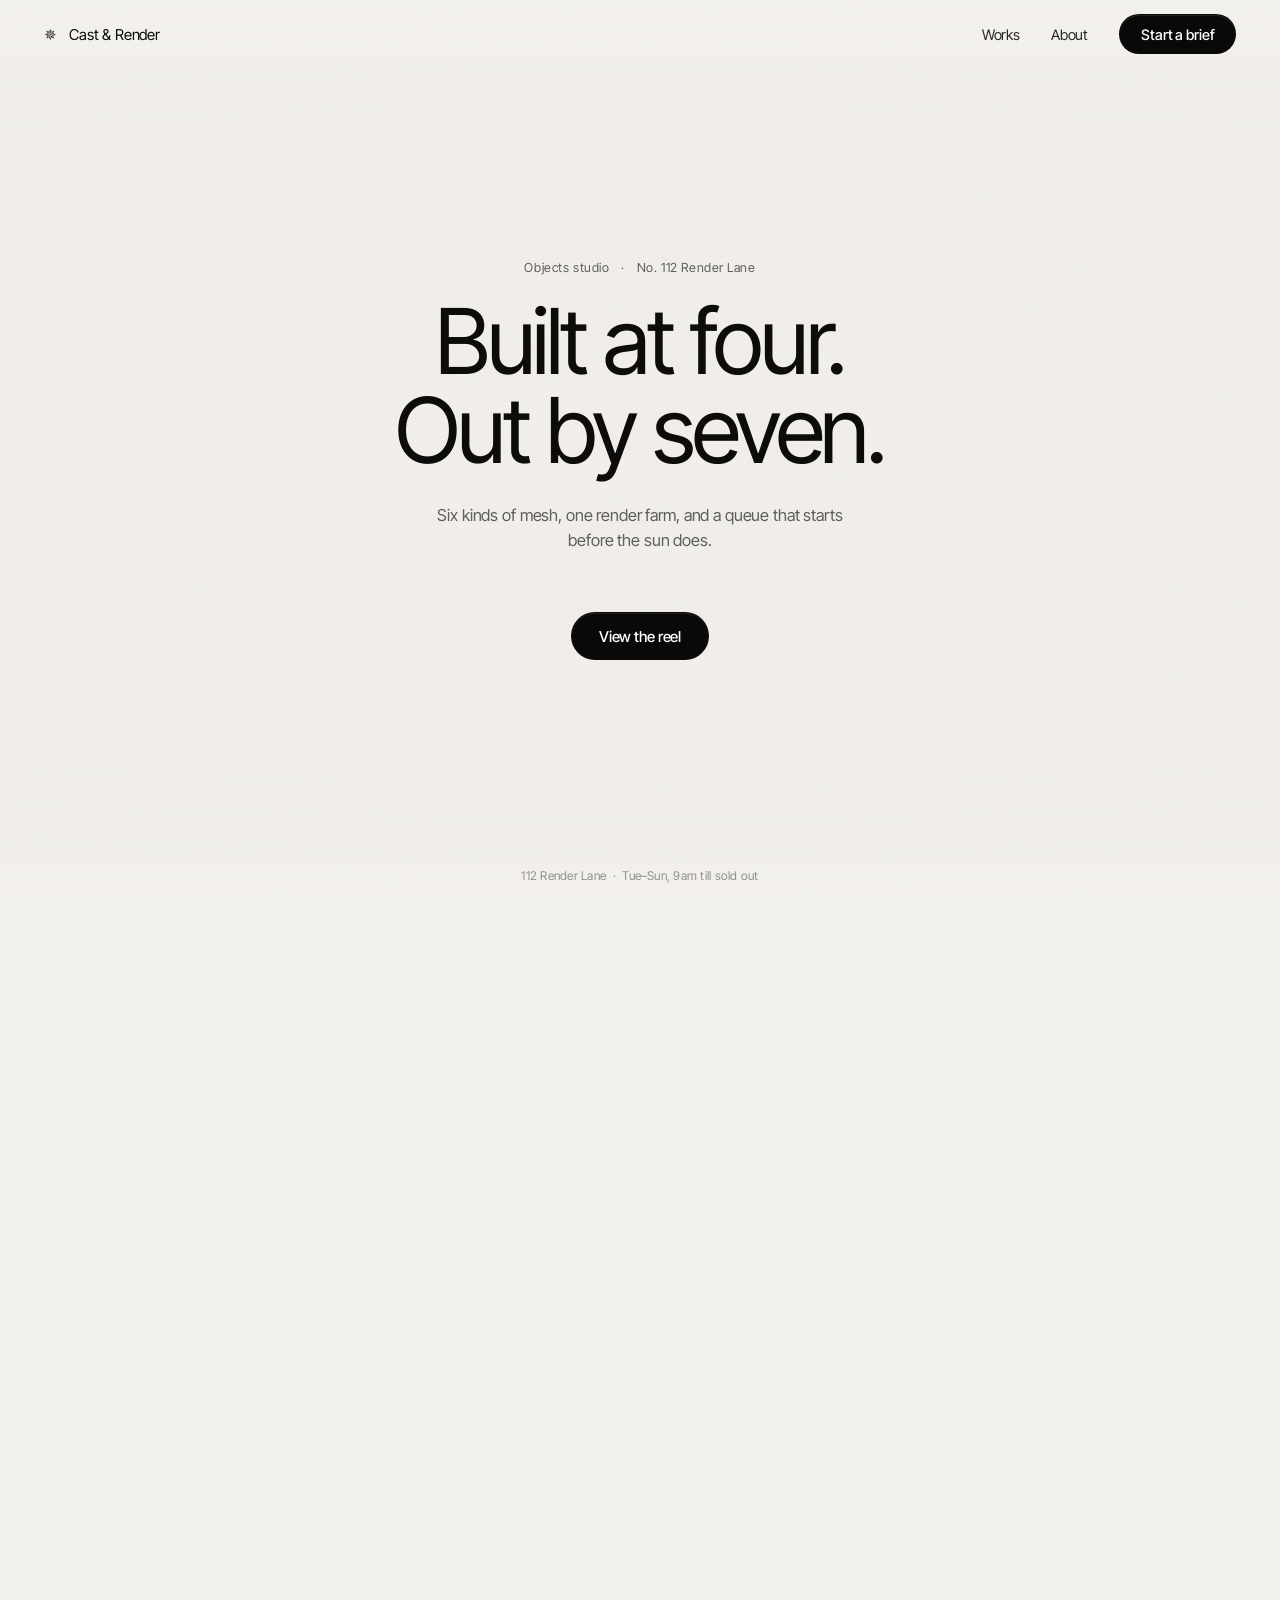
<file: jobs/web-scroll-donut.html>
<!DOCTYPE html>
<html lang="en">
<head>
<meta charset="UTF-8">
<meta name="viewport" content="width=device-width, initial-scale=1, viewport-fit=cover">
<title>Cast &amp; Render — 3D Object Studio</title>
<link rel="preconnect" href="https://fonts.googleapis.com">
<link rel="preconnect" href="https://fonts.gstatic.com" crossorigin>
<link rel="preconnect" href="https://d2ol7oe51mr4n9.cloudfront.net" crossorigin>
<link href="https://fonts.googleapis.com/css2?family=Inter+Tight:wght@400;500&display=swap" rel="stylesheet">
<style>
:root{
  --fg:#0d0c0b;
  --fg-soft:rgba(13,12,11,.64);
  --fg-faint:rgba(13,12,11,.42);
  --shade:#f2f0ec;
  --rule:rgba(13,12,11,.16);
  --ease:cubic-bezier(.22,.61,.36,1);
  --pill-bg:#0a0908;
  --pill-fg:#ffffff;
}
*{box-sizing:border-box;}
html{ -webkit-text-size-adjust:100%; }
body{
  margin:0;
  background:var(--shade);
  color:var(--fg);
  font-family:'Inter Tight','Helvetica Neue',Helvetica,Arial,sans-serif;
  font-weight:400;
  -webkit-font-smoothing:antialiased;
  -moz-osx-font-smoothing:grayscale;
  overflow-x:hidden;
}
a{ color:var(--fg); }

/* preloader */
.boot{
  position:fixed; inset:0; z-index:90;
  display:flex; flex-direction:column; align-items:center; justify-content:center; gap:16px;
  background:var(--shade);
  transition:opacity .7s var(--ease), visibility .7s;
}
.boot.done{ opacity:0; visibility:hidden; }
.boot p{ font-size:12.5px; letter-spacing:.05em; color:var(--fg-faint); text-transform:uppercase; margin:0; }
.bar{ width:150px; height:1px; background:var(--rule); overflow:hidden; }
.bar i{ display:block; height:100%; width:100%; background:var(--fg); transform:scaleX(0); transform-origin:0 50%; }

/* fixed video stage */
.stage{ position:fixed; inset:0; z-index:0; overflow:hidden; background:var(--shade); }
.stage video{
  position:absolute; top:50%; left:50%; width:100%; height:100%;
  transform:translate(-50%,-50%) scale(1.02); object-fit:cover; filter:contrast(1.02); will-change:transform;
}
.veil{
  position:absolute; inset:0; pointer-events:none;
  background:
    linear-gradient(to bottom, rgba(242,240,236,.62) 0%, rgba(242,240,236,.12) 22%, rgba(242,240,236,.12) 78%, rgba(242,240,236,.66) 100%),
    radial-gradient(100% 80% at 50% 48%, rgba(242,240,236,0) 0%, rgba(242,240,236,.34) 100%),
    rgba(242,240,236,.20);
}
.grain{
  position:absolute; inset:-50%; opacity:.13; mix-blend-mode:multiply; pointer-events:none;
  background-image:url("data:image/svg+xml;utf8,<svg xmlns='http://www.w3.org/2000/svg' width='140' height='140'><filter id='n'><feTurbulence type='fractalNoise' baseFrequency='.85' numOctaves='3'/></filter><rect width='140' height='140' filter='url(%23n)' opacity='.5'/></svg>");
}

/* scroll progress hairline */
.meter{
  position:fixed; top:0; left:0; z-index:50; height:2px; width:100%;
  transform:scaleX(0); transform-origin:0 50%; background:var(--fg); opacity:.55;
}

/* header */
.chrome{
  position:fixed; left:0; right:0; top:0; z-index:40;
  display:flex; align-items:center; justify-content:space-between; gap:12px;
  padding:max(14px, calc(env(safe-area-inset-top, 0px) + 12px)) clamp(16px, 3.4vw, 44px) 14px;
  background:linear-gradient(to bottom, rgba(242,240,236,.94) 0%, rgba(242,240,236,.78) 72%, rgba(242,240,236,0) 100%);
}
.mark{
  display:flex; align-items:center; gap:9px; font-size:15px; letter-spacing:-.012em;
  color:var(--fg); min-width:0; flex-shrink:1;
}
.mark-star{ opacity:.85; }
.nav{ display:flex; align-items:center; gap:clamp(14px, 2.4vw, 32px); flex-shrink:0; }
.nav a:not(.pill){
  color:var(--fg); text-decoration:none; font-size:14.5px; letter-spacing:-.008em;
  opacity:.88; transition:opacity .3s var(--ease);
}
.nav a:not(.pill):hover{ opacity:1; }
.pill{
  display:inline-flex; align-items:center; justify-content:center; height:40px;
  padding:0 21px; border-radius:999px; background:var(--pill-bg); color:var(--pill-fg);
  font-size:14.5px; font-weight:500; letter-spacing:-.008em; text-decoration:none;
  white-space:nowrap; opacity:1; border:1px solid rgba(10,9,8,.12);
  box-shadow:0 1px 0 rgba(255,255,255,.10) inset; -webkit-text-fill-color:var(--pill-fg);
  transition:transform .4s var(--ease), background .3s var(--ease), color .3s var(--ease);
}
.nav .pill{ color:#fff; -webkit-text-fill-color:#fff; }
.pill:hover, .pill:focus-visible{ transform:translateY(-2px); background:#000; color:#fff; -webkit-text-fill-color:#fff; }
.pill:focus-visible{ outline:2px solid var(--fg); outline-offset:2px; }

/* footer */
.foot{
  position:fixed; bottom:0; left:0; right:0; z-index:40; display:flex; justify-content:center;
  padding:14px clamp(16px, 4vw, 24px) max(16px, calc(env(safe-area-inset-bottom, 0px) + 12px));
  font-size:12px; line-height:1.45; letter-spacing:.02em; color:var(--fg-faint);
  text-align:center; pointer-events:none;
  background:linear-gradient(to top, rgba(242,240,236,.92) 0%, rgba(242,240,236,.72) 72%, rgba(242,240,236,0) 100%);
}

/* panels */
.panels{ position:fixed; inset:0; z-index:20; pointer-events:none; }
.panel{
  position:absolute; inset:0; display:flex; flex-direction:column;
  align-items:center; justify-content:center; text-align:center;
  padding:max(104px, calc(env(safe-area-inset-top, 0px) + 88px)) clamp(20px, 5vw, 60px) max(96px, calc(env(safe-area-inset-bottom, 0px) + 80px));
  opacity:0; will-change:opacity,transform;
}
.eyebrow{
  display:flex; align-items:center; justify-content:center; flex-wrap:wrap; gap:6px 12px;
  font-size:12.5px; letter-spacing:.045em; color:var(--fg-soft);
  margin-bottom:clamp(16px,2vw,22px); max-width:min(46ch, 100%); text-align:center;
}
.panel h1{
  font-weight:400; font-size:clamp(34px, 7.1vw, 104px); line-height:.98;
  letter-spacing:-.036em; max-width:15ch; text-wrap:balance; margin:0;
}
.sub{
  margin-top:clamp(18px,2.2vw,28px); font-size:clamp(15px,1.28vw,19px);
  line-height:1.5; letter-spacing:-.008em; color:var(--fg-soft);
  max-width:min(46ch, 100%); text-wrap:pretty;
}
.cta{ margin-top:clamp(28px,3.4vw,44px); pointer-events:auto; width:100%; display:flex; justify-content:center; }
.cta .pill{ height:48px; padding:0 27px; font-size:15px; max-width:min(100%, 320px); }

/* scroll track */
.track{ position:relative; z-index:1; height:560vh; min-height:3200px; }

@media (max-width:900px){
  .veil{
    background:
      linear-gradient(to bottom, rgba(242,240,236,.72) 0%, rgba(242,240,236,.18) 24%, rgba(242,240,236,.18) 76%, rgba(242,240,236,.74) 100%),
      radial-gradient(100% 80% at 50% 48%, rgba(242,240,236,0) 0%, rgba(242,240,236,.40) 100%),
      rgba(242,240,236,.24);
  }
}
@media (max-width:720px){
  .nav a:not(.pill){ display:none; }
  .mark{ font-size:14px; }
  .nav .pill{ height:38px; padding:0 16px; font-size:13.5px; }
  .panel h1{ max-width:12ch; font-size:clamp(30px, 9.8vw, 52px); }
  .sub{ font-size:15px; max-width:34ch; }
  .panel{ padding:max(92px, calc(env(safe-area-inset-top, 0px) + 76px)) 18px max(88px, calc(env(safe-area-inset-bottom, 0px) + 72px)); }
  .foot{ font-size:11px; max-width:34ch; margin:0 auto; }
}
@media (max-width:420px){
  .mark-star{ display:none; }
  .nav .pill{ height:36px; padding:0 14px; font-size:13px; }
  .panel h1{ max-width:11ch; font-size:clamp(28px, 10.5vw, 40px); }
  .eyebrow{ font-size:11px; letter-spacing:.04em; max-width:28ch; }
  .cta .pill{ width:100%; max-width:280px; height:44px; padding:0 20px; font-size:14px; }
}
@media (max-height:520px) and (orientation:landscape){
  .panel{ padding:max(72px, calc(env(safe-area-inset-top, 0px) + 56px)) 24px max(64px, calc(env(safe-area-inset-bottom, 0px) + 48px)); }
  .panel h1{ font-size:clamp(28px, 8vh, 44px); }
  .sub{ margin-top:12px; font-size:14px; }
  .cta{ margin-top:16px; }
}
</style>
</head>
<body>
<div class="boot" id="boot">
  <div class="bar"><i id="bootBar"></i></div>
  <p id="bootPct">LOADING 0%</p>
</div>

<div class="stage">
  <video id="clip" muted playsinline preload="auto" disablepictureinpicture></video>
  <div class="veil"></div>
  <div class="grain"></div>
</div>

<i class="meter" id="meter"></i>

<header class="chrome">
  <div class="mark"><span class="mark-star" aria-hidden="true">&#10037;</span>&nbsp;Cast &amp; Render</div>
  <nav class="nav">
    <a href="#board">Works</a>
    <a href="#visit">About</a>
    <a class="pill" href="#order">Start a brief</a>
  </nav>
</header>

<main class="panels">
  <section class="panel" data-panel>
    <p class="eyebrow">Objects studio <span>&middot;</span> No. 112 Render Lane</p>
    <h1>Built at four.<br />Out by seven.</h1>
    <p class="sub">Six kinds of mesh, one render farm, and a queue that starts before the sun does.</p>
    <div class="cta"><a class="pill" href="#board">View the reel</a></div>
  </section>
  <section class="panel" data-panel>
    <p class="eyebrow">Across the studio</p>
    <h1>Flat, never bent.</h1>
    <p class="sub">The mesh should still be clean when it reaches the viewport. We export to order, never before.</p>
    <div class="cta"><a class="pill" href="#visit">Tour our space</a></div>
  </section>
  <section class="panel" data-panel>
    <p class="eyebrow">The surface</p>
    <h1>Smooth enough to<br />hold a light pass.</h1>
    <p class="sub">Custom surface shaders whipped every morning, spread to the edge and weighed by the quarter pound.</p>
    <div class="cta"><a class="pill" href="#order">Start a brief</a></div>
  </section>
</main>

<footer class="foot">112 Render Lane &nbsp;&middot;&nbsp; Tue–Sun, 9am till sold out</footer>

<div class="track"></div>

<script>
(function(){ "use strict";

// Source clip is all-intra (every frame is a keyframe), 1920x1080, 10.04s / 241 frames —
// that's what lets a scroll scrub land on an exact frame instantly instead of hunting for
// the nearest keyframe.
var VIDEO_URL = "https://d2ol7oe51mr4n9.cloudfront.net/user_38xzZboKViGWJOttwIXH07lWA1P/45567745-d826-44a2-a5ce-7ef670944e60.mp4";

var clip = document.getElementById("clip");
var boot = document.getElementById("boot");
var bootBar = document.getElementById("bootBar");
var bootPct = document.getElementById("bootPct");
var meter = document.getElementById("meter");
var panels = [].slice.call(document.querySelectorAll("[data-panel]"));

// Each panel owns a slice of scroll progress as [fadeInStart, fadeInEnd, fadeOutStart, fadeOutEnd].
// The gaps between one panel's fadeOutEnd and the next's fadeInStart are deliberate dead
// zones — video only, no copy — so two panels are never legible on screen at once.
var CUES = [
  [0.00, 0.00, 0.15, 0.23],
  [0.35, 0.43, 0.57, 0.65],
  [0.77, 0.85, 1.10, 1.20]
];
var DRIFT = 22; // px of counter-scroll travel per panel

function clamp(v,a,b){ return v < a ? a : (v > b ? b : v); }
function smooth(t){ return t*t*(3-2*t); }
function ramp(p,a,b){
  if (b <= a) return p >= b ? 1 : 0;
  return smooth(clamp((p-a)/(b-a),0,1));
}

var progress = 0, seekTo = 0, seekAt = 0, duration = 0, ready = false;
var started = false, attached = false;

function readScroll(){
  var max = document.documentElement.scrollHeight - window.innerHeight;
  progress = max > 0 ? clamp(window.pageYOffset / max, 0, 1) : 0;
  if (duration) seekTo = progress * duration;
}

function paint(){
  meter.style.transform = "scaleX(" + progress + ")";
  for (var i = 0; i < panels.length; i++){
    var c = CUES[i], el = panels[i];
    var enter = ramp(progress, c[0], c[1]);
    var leave = ramp(progress, c[2], c[3]);
    var o = enter * (1 - leave);
    var y = (1 - enter) * DRIFT - leave * DRIFT;
    el.style.opacity = o;
    el.style.transform = "translate3d(0," + y + "px,0)";
    el.style.pointerEvents = o > 0.6 ? "auto" : "none";
  }
}

function frame(){
  if (ready && duration){
    var gap = seekTo - seekAt;
    if (Math.abs(gap) > 0.0008){
      seekAt += gap * 0.115; // easing factor — do not change; smooths scrub into a glide
      if (clip.readyState >= 2 && !clip.seeking){
        try { clip.currentTime = seekAt; } catch (e) {}
      }
    }
  }
  paint();
  requestAnimationFrame(frame);
}

function setProgress(f){
  bootBar.style.transform = "scaleX(" + f + ")";
  bootPct.textContent = "LOADING " + Math.round(f * 100) + "%";
}

function start(){
  if (started) return;
  started = true;
  ready = true;
  boot.classList.add("done");
  readScroll();
  seekAt = seekTo;
}

function attach(src){
  if (attached) return;
  attached = true;
  clip.addEventListener("loadedmetadata", function(){
    duration = clip.duration || 0;
    clip.pause();
    readScroll();
    seekAt = seekTo;
    try { clip.currentTime = seekAt; } catch(e){}
  });
  clip.addEventListener("loadeddata", start);
  clip.addEventListener("canplaythrough", start);
  clip.addEventListener("error", start);
  clip.src = src;
  clip.load();
  setTimeout(start, 12000); // stalled decode never strands the page behind the preloader
}

// Fully buffer the mp4 into a blob before attaching it: seeking inside a buffered blob is
// near-instant, while scrubbing via network range requests is a slideshow.
function preload(){
  var controller = window.AbortController ? new AbortController() : null;
  var signal = controller ? controller.signal : undefined;

  var bail = setTimeout(function(){
    if (!attached){
      if (controller) controller.abort();
      setProgress(1);
      attach(VIDEO_URL);
    }
  }, 15000);

  fetch(VIDEO_URL, { signal: signal }).then(function(res){
    if (!res.ok || !res.body) throw new Error("bad response");
    var total = parseInt(res.headers.get("content-length") || "0", 10);
    var reader = res.body.getReader();
    var chunks = [];
    var got = 0;

    function pump(){
      return reader.read().then(function(r){
        if (r.done){
          return new Blob(chunks, { type: "video/mp4" });
        }
        chunks.push(r.value);
        got += r.value.length;
        setProgress(total ? got / total : Math.min(got / 11e6, 0.95));
        return pump();
      });
    }
    return pump();
  }).then(function(blob){
    clearTimeout(bail);
    setProgress(1);
    attach(URL.createObjectURL(blob));
  }).catch(function(){
    // CORS failure, abort, or offline — fall back to streaming the URL directly.
    clearTimeout(bail);
    setProgress(1);
    attach(VIDEO_URL);
  });
}

// iOS refuses to paint a frame from a video that has never played, so nudge it once on the
// first user interaction and pause immediately.
function unlock(){
  var p = clip.play();
  if (p && p.then) p.then(function(){ clip.pause(); }).catch(function(){});
  else clip.pause();
}
["touchstart","pointerdown","wheel","keydown"].forEach(function(ev){
  window.addEventListener(ev, unlock, { once:true, passive:true });
});

window.addEventListener("scroll", readScroll, { passive:true });
window.addEventListener("resize", readScroll);

readScroll();
paint();
preload();
requestAnimationFrame(frame);

})();
</script>
</body>
</html>
</file>
